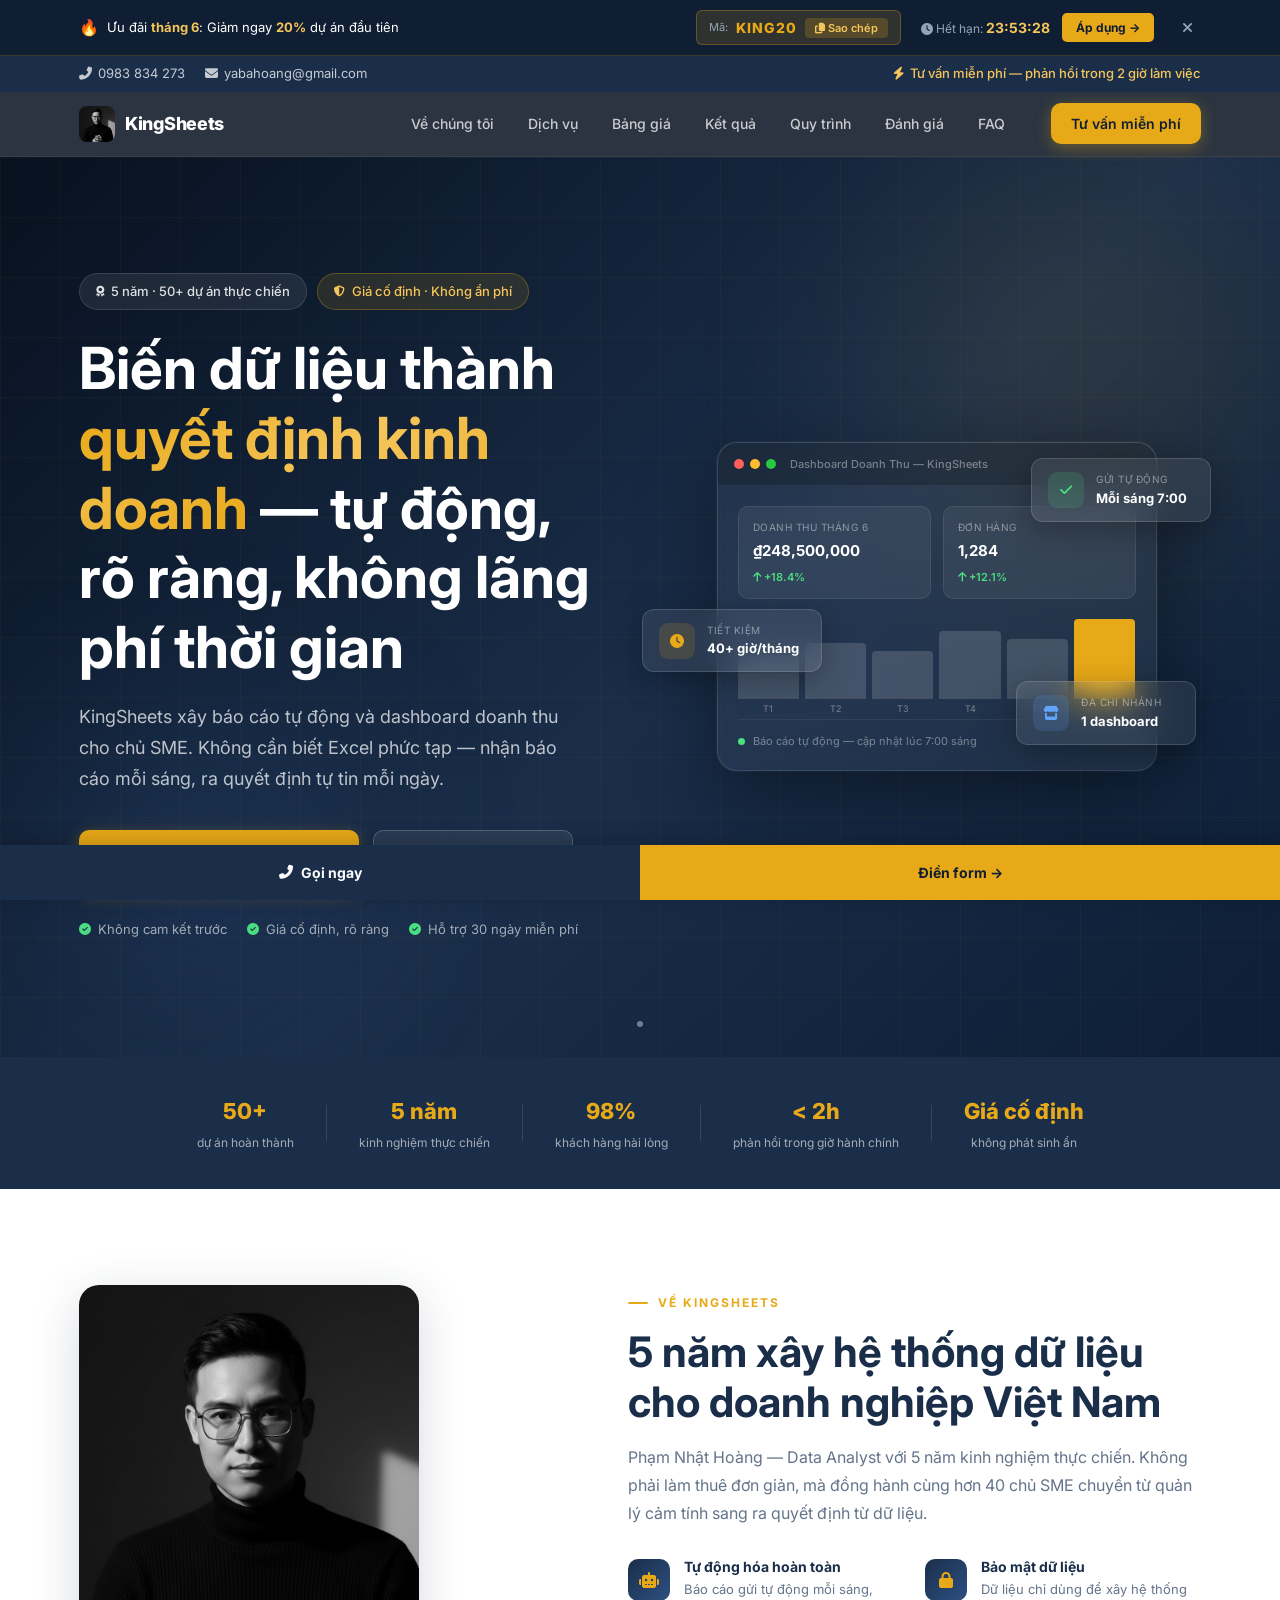
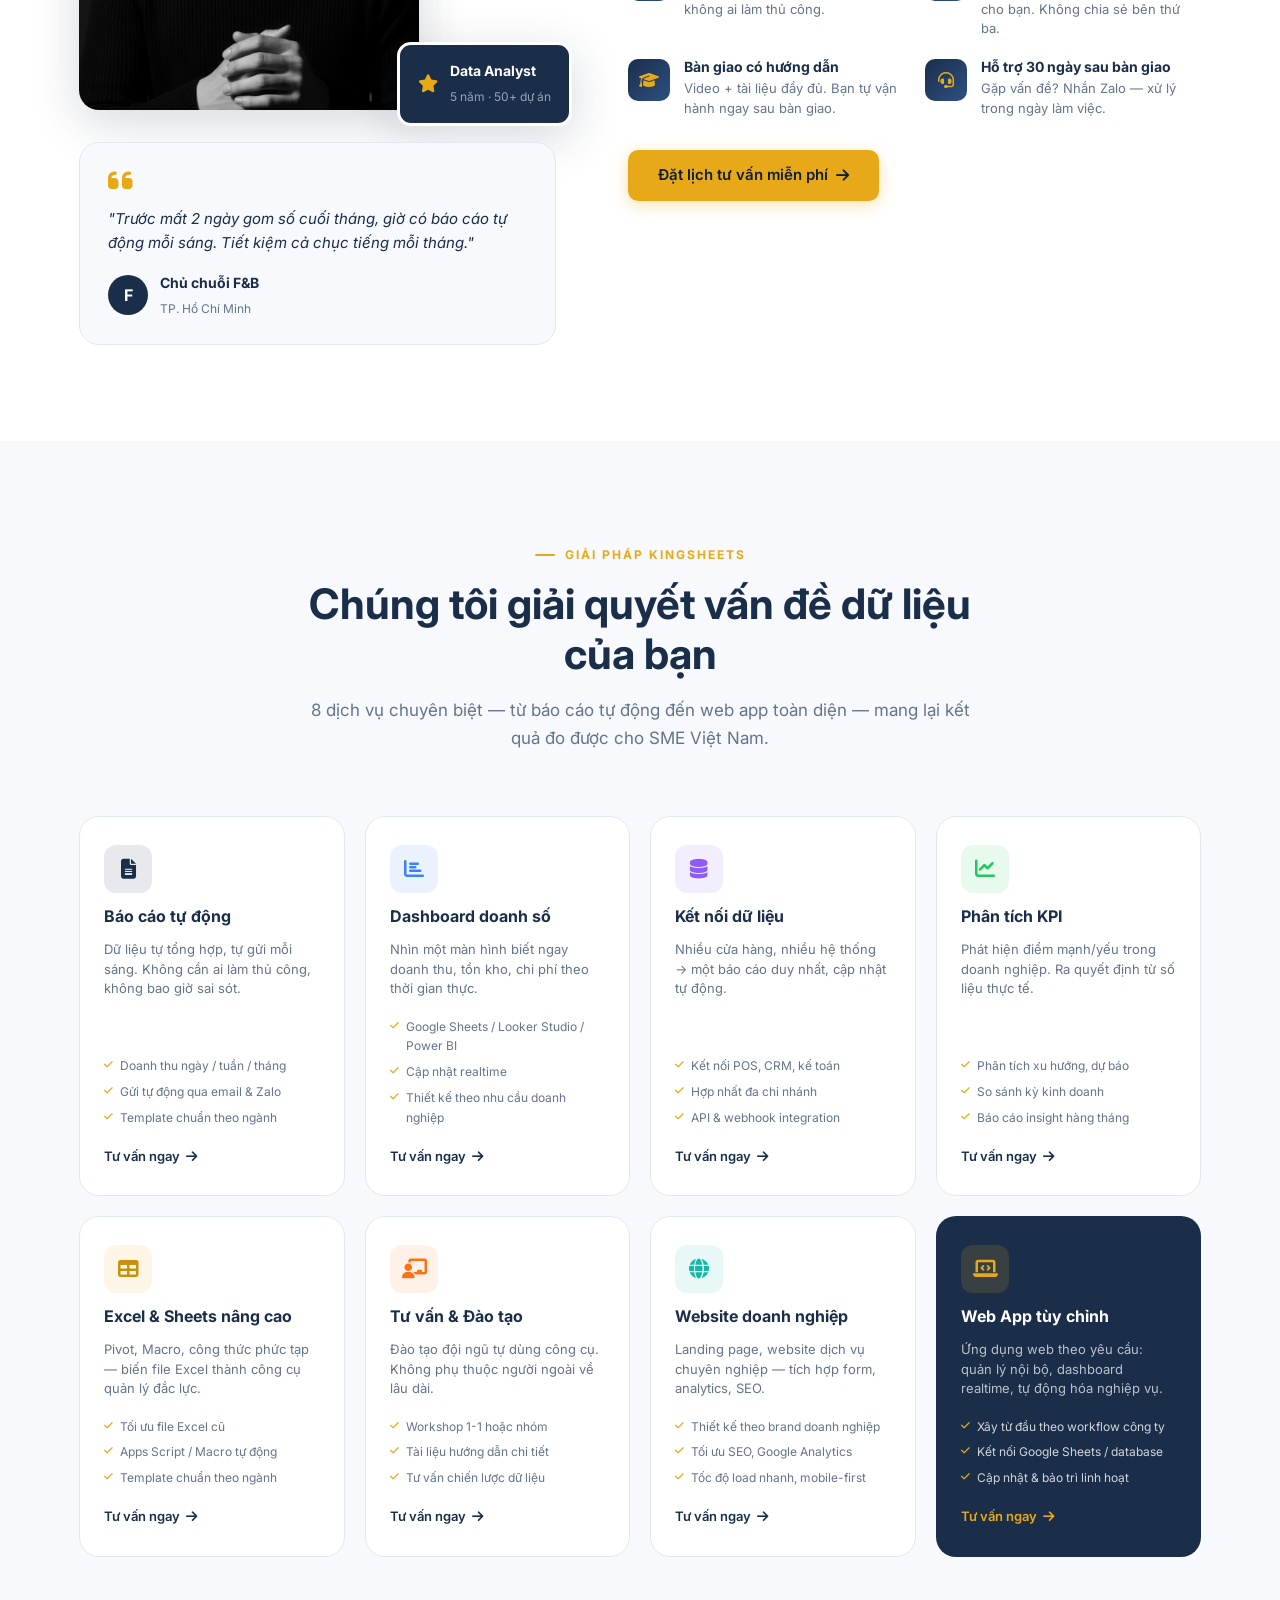
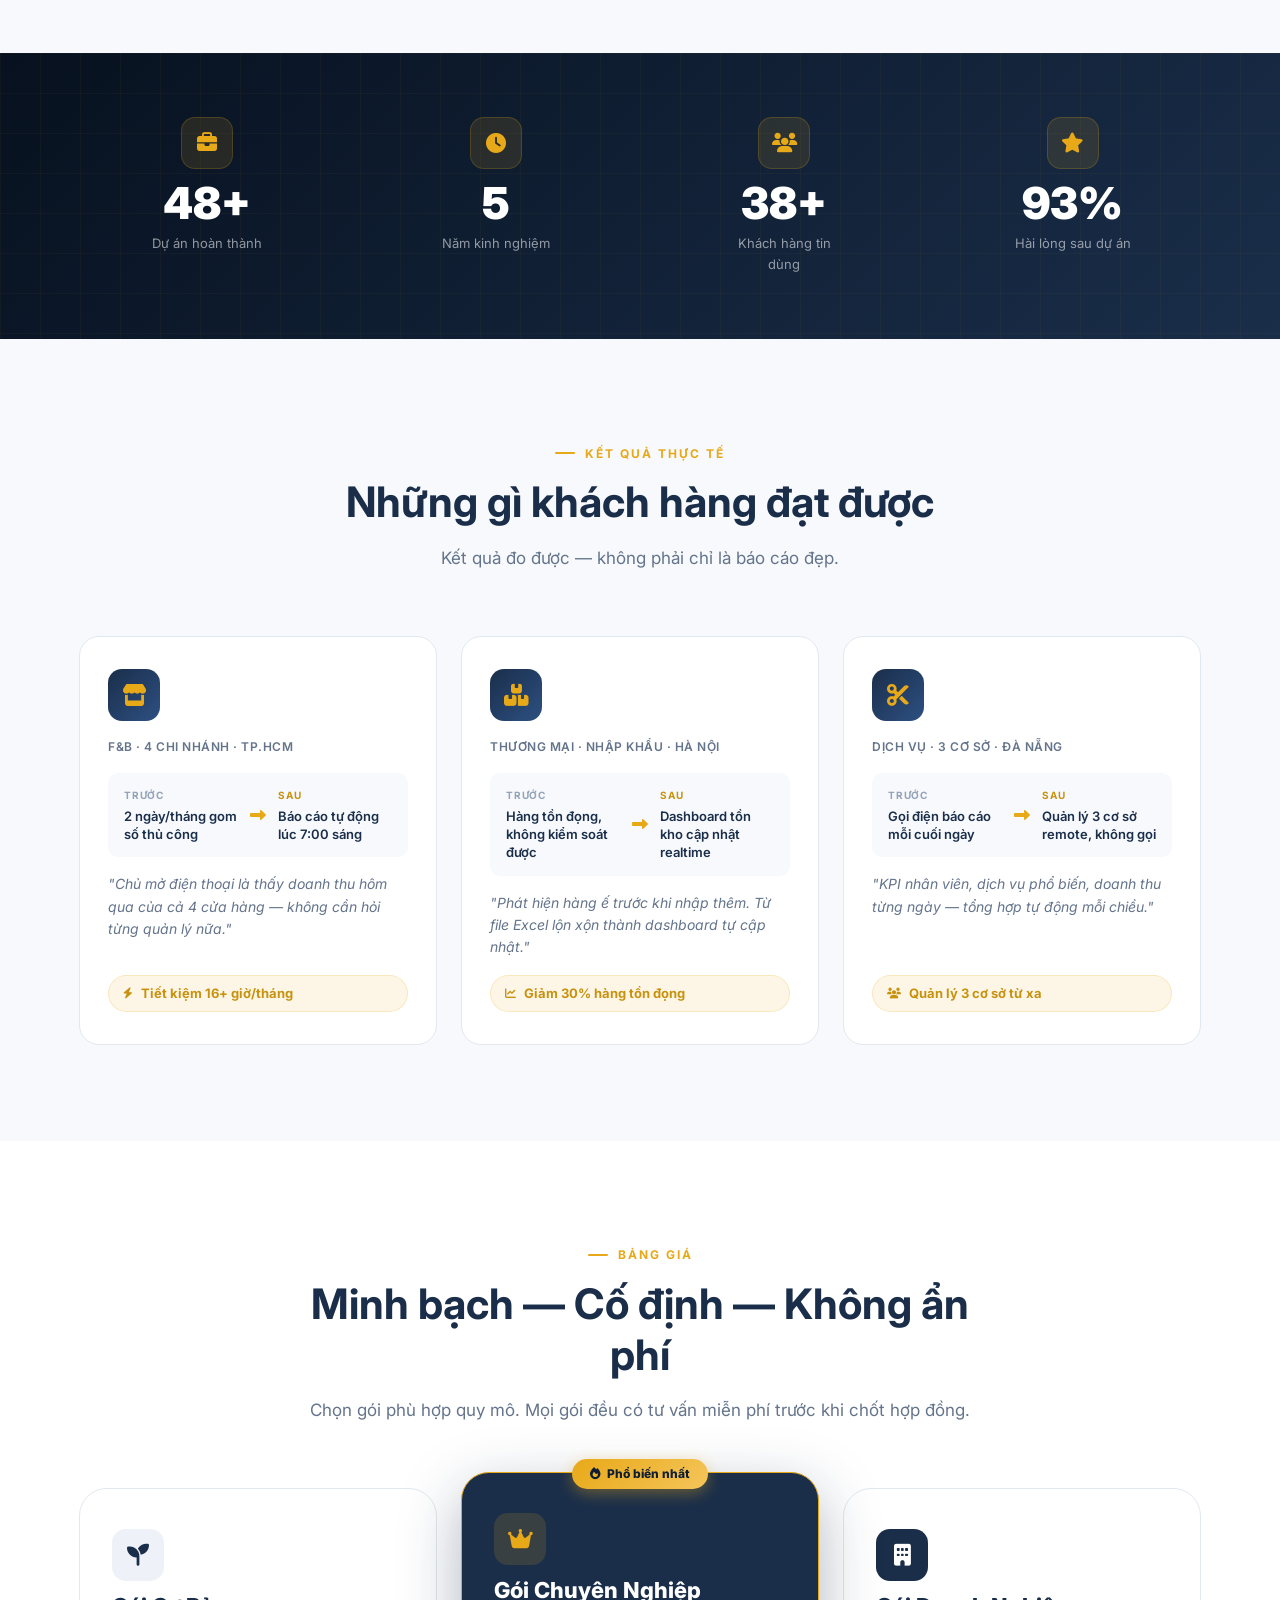
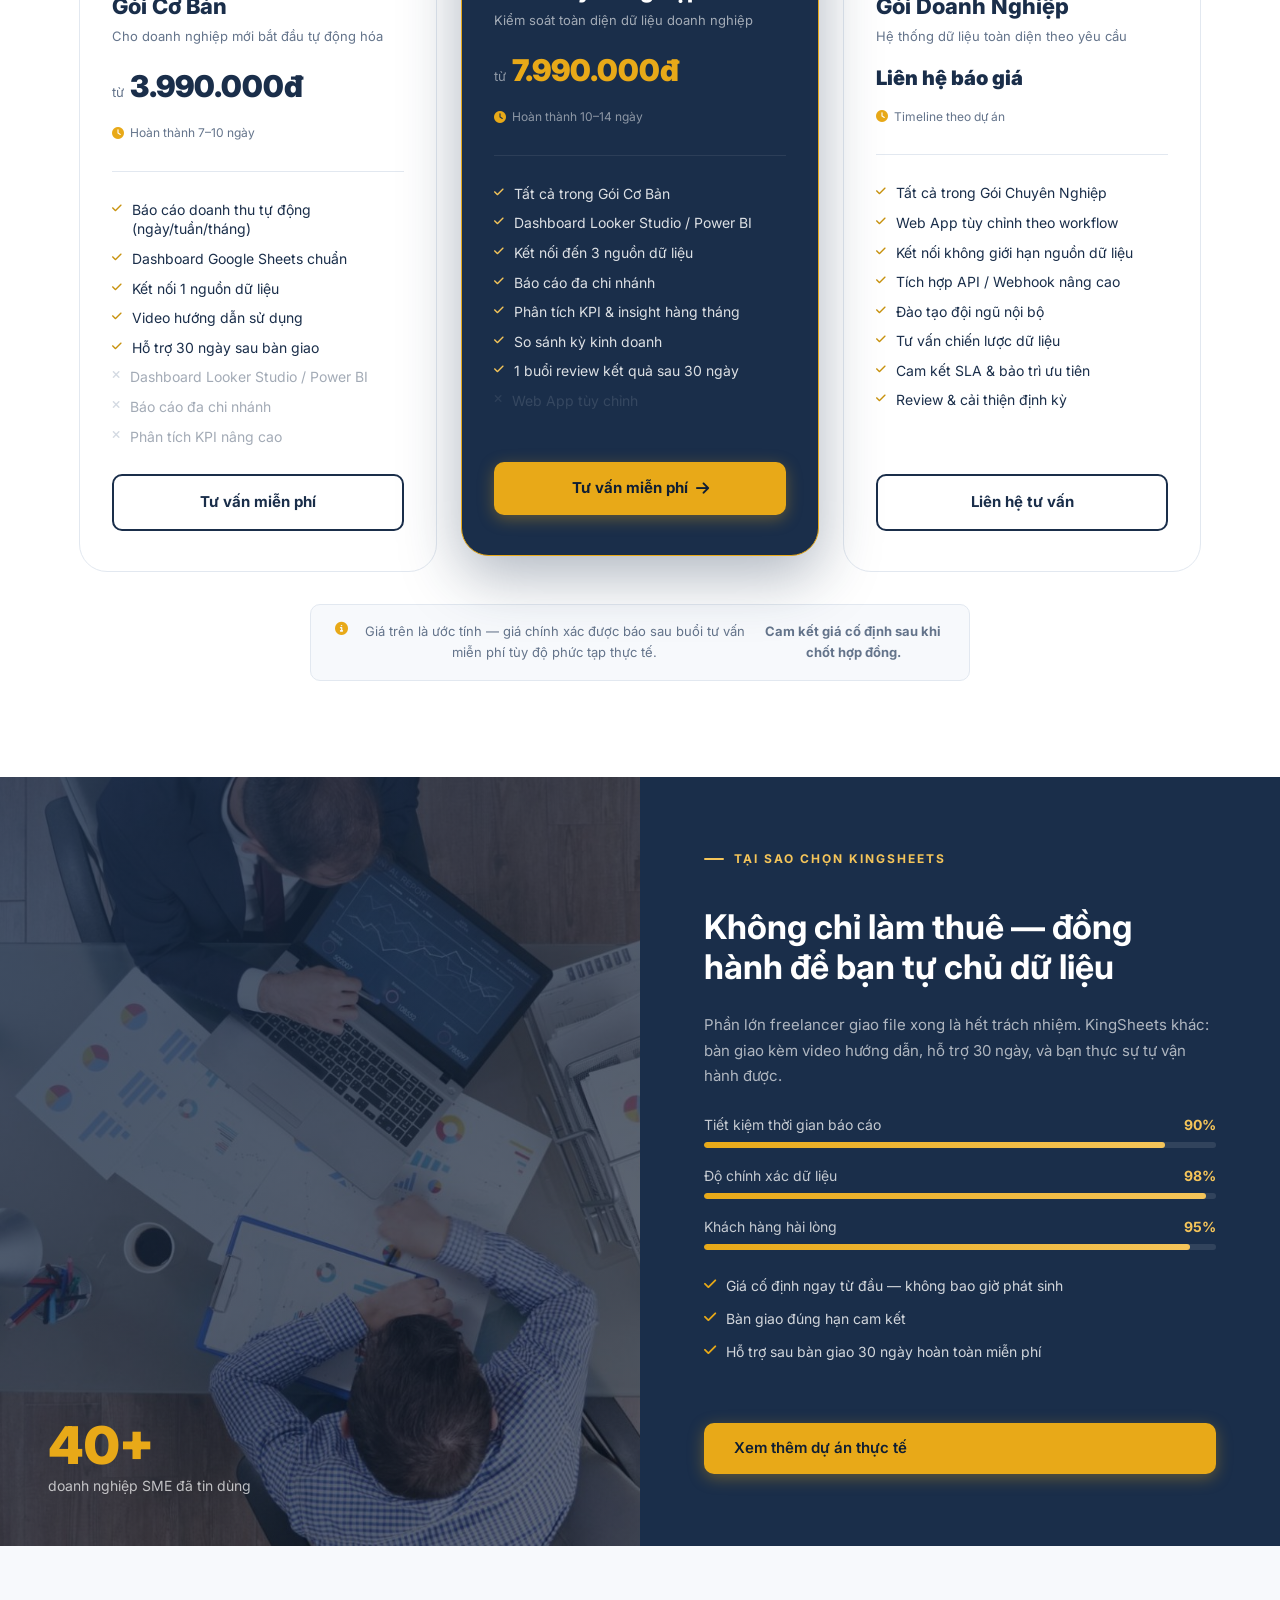
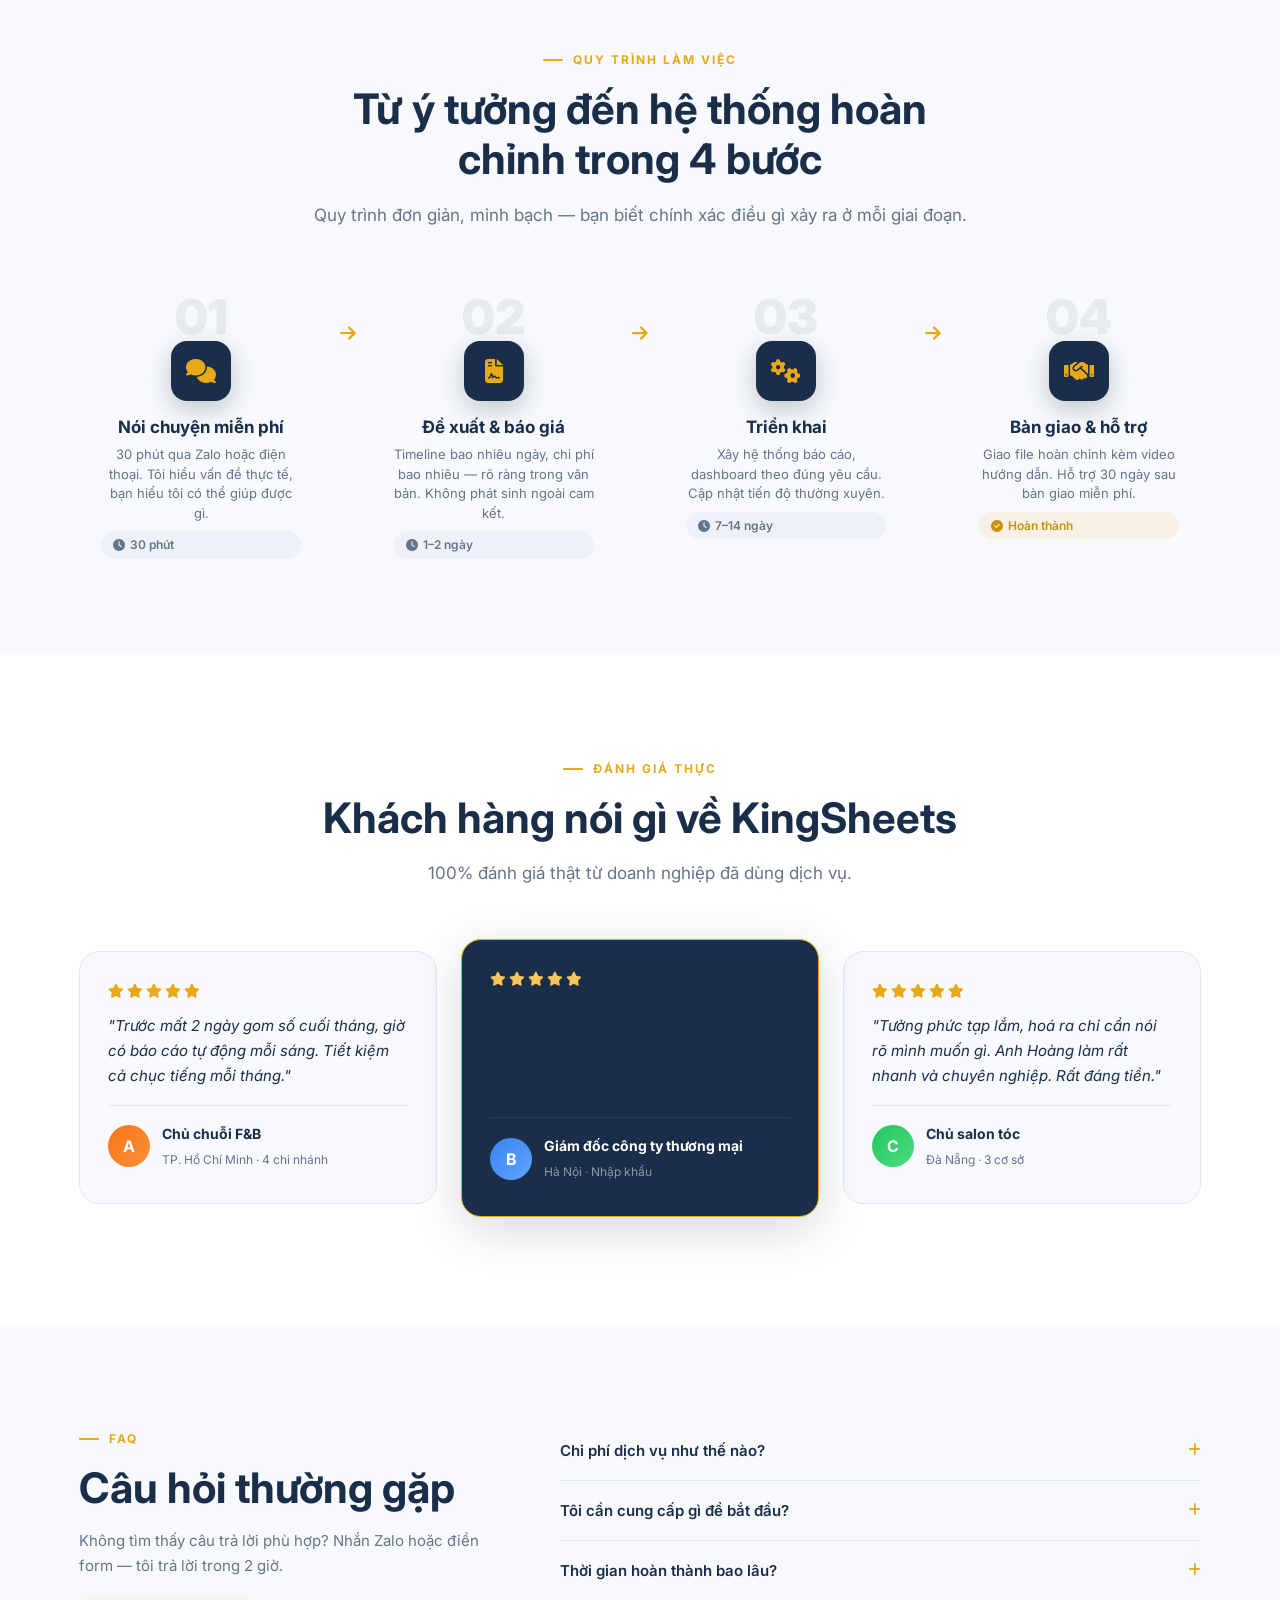
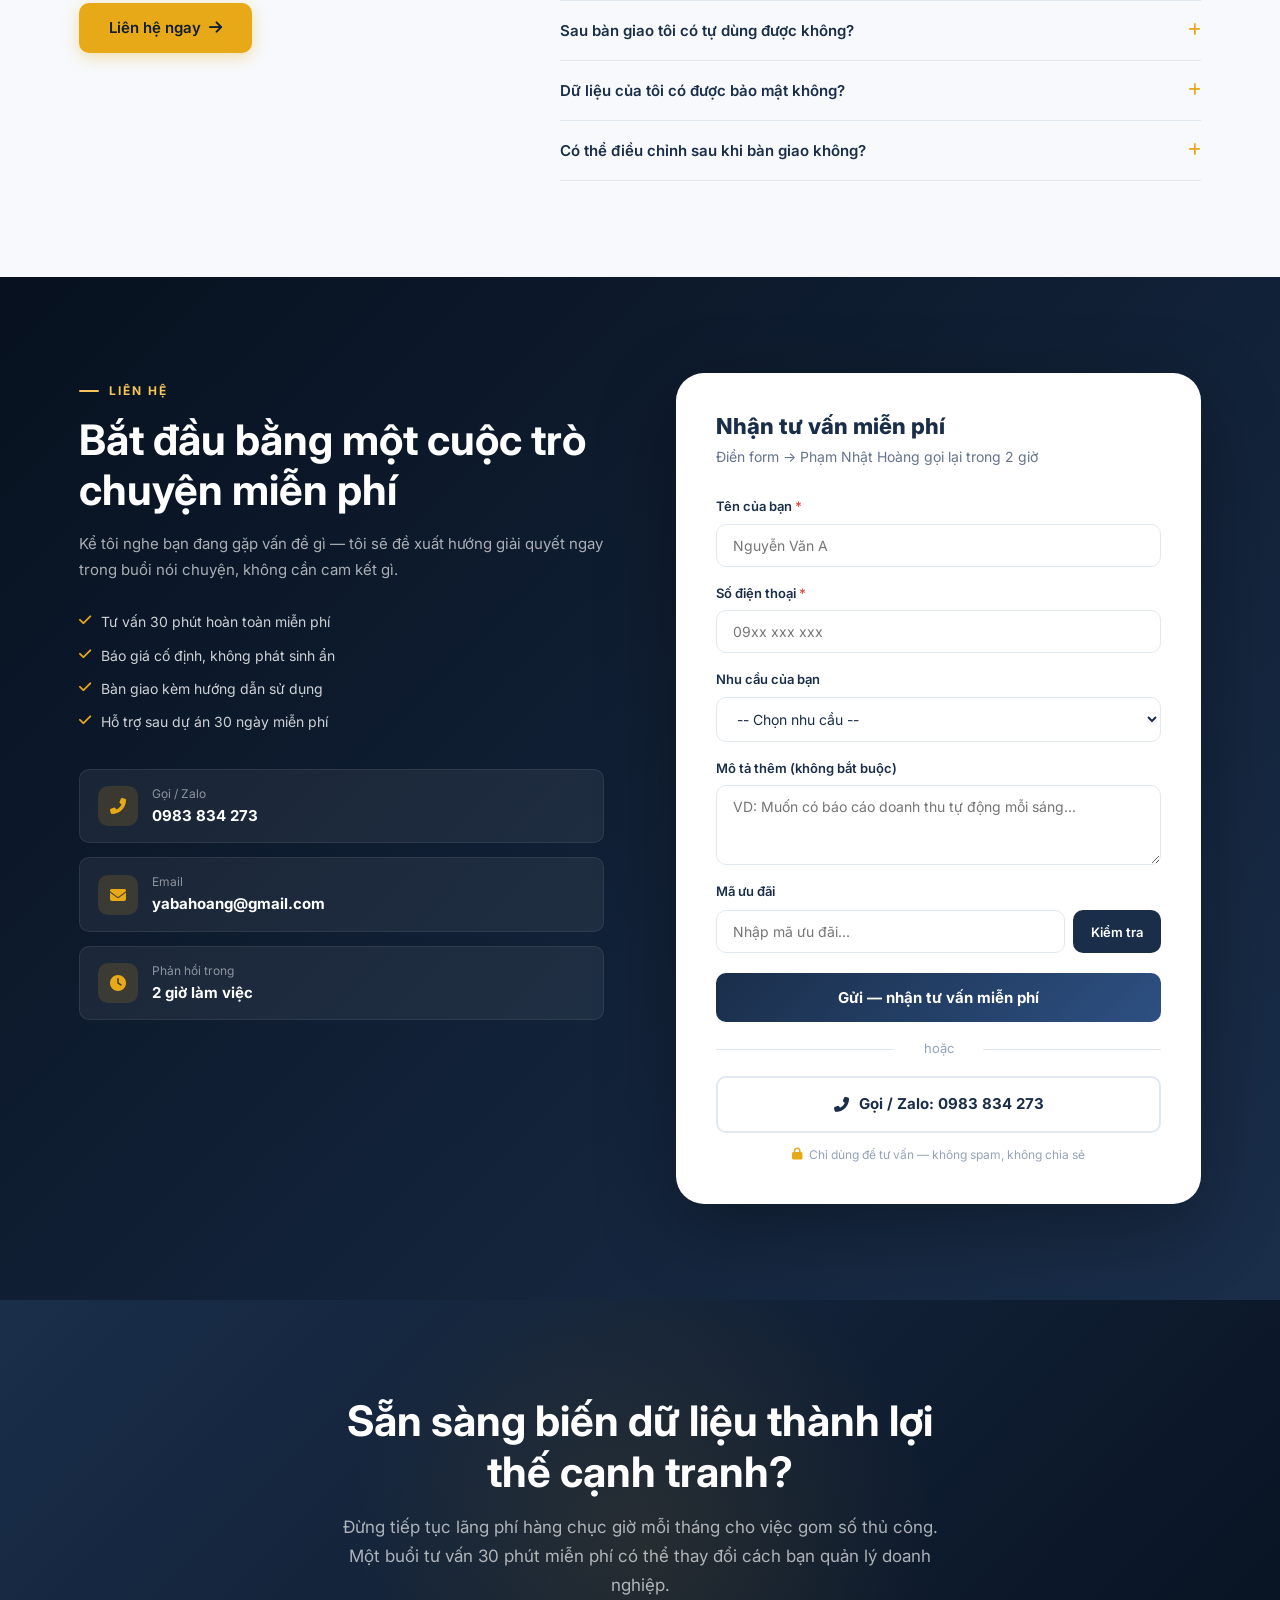
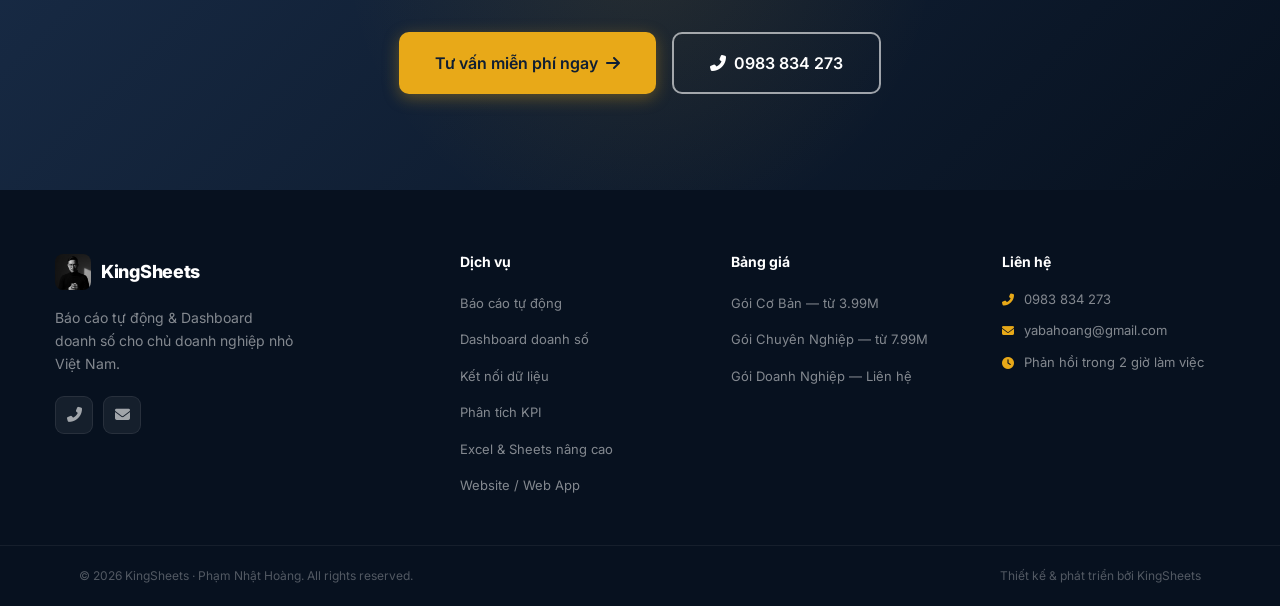
<file: index.html>
<!doctype html>
<html lang="vi">
<head>
  <meta charset="utf-8" />
  <meta name="viewport" content="width=device-width, initial-scale=1, maximum-scale=1" />
  <title>KingSheets — Tự động hóa báo cáo & Dashboard cho SME Việt Nam</title>
  <meta name="description" content="KingSheets giúp chủ doanh nghiệp nhỏ có báo cáo tự động, dashboard doanh số rõ ràng. 5 năm · 50+ dự án · Tư vấn miễn phí 30 phút." />
  <link rel="preconnect" href="https://fonts.gstatic.com" crossorigin>
  <link href="https://fonts.googleapis.com/css2?family=Inter:wght@400;500;600;700;800;900&display=swap" rel="stylesheet">
  <link rel="stylesheet" href="https://cdnjs.cloudflare.com/ajax/libs/font-awesome/6.4.0/css/all.min.css">
  <link rel="stylesheet" href="styles.css" />
  <link rel="canonical" href="https://yabahoang3007.github.io/kingsheets/" />
  <link rel="icon" href="data:image/svg+xml,<svg xmlns='http://www.w3.org/2000/svg' viewBox='0 0 32 32'><rect width='32' height='32' rx='7' fill='%231a2e4a'/><text x='16' y='23' font-family='Inter,system-ui,sans-serif' font-size='20' font-weight='800' fill='%23e8a918' text-anchor='middle'>K</text></svg>">
  <link rel="apple-touch-icon" href="avt.jpg">
  <meta property="og:title" content="KingSheets — Tự động hóa báo cáo & Dashboard cho SME" />
  <meta property="og:description" content="Phạm Nhật Hoàng · 5 năm · 50+ dự án. Tư vấn miễn phí — gọi lại trong 2 giờ." />
  <meta property="og:image" content="https://yabahoang3007.github.io/kingsheets/avt.jpg" />
  <meta property="og:url" content="https://yabahoang3007.github.io/kingsheets/" />
  <meta property="og:type" content="website" />
  <script type="application/ld+json">
  {"@context":"https://schema.org","@type":"Person","name":"Phạm Nhật Hoàng","jobTitle":"Data Analyst","telephone":"+84983834273","url":"https://yabahoang3007.github.io/kingsheets/"}
  </script>
  <script async src="https://www.googletagmanager.com/gtag/js?id=G-P6K5DEFNM3"></script>
  <script>
    window.dataLayer = window.dataLayer || [];
    function gtag(){dataLayer.push(arguments);}
    gtag('js', new Date());
    gtag('config', 'G-P6K5DEFNM3');
  </script>
</head>
<body>

<!-- ===== PROMO BANNER ===== -->
<div class="promo-banner" id="promo-banner">
  <div class="container promo-inner">
    <div class="promo-left">
      <span class="promo-fire">🔥</span>
      <span class="promo-msg">Ưu đãi <strong>tháng 6</strong>: Giảm ngay <strong>20%</strong> dự án đầu tiên</span>
    </div>
    <div class="promo-mid">
      <div class="promo-code-box">
        <span class="promo-code-label">Mã:</span>
        <span class="promo-code-value" id="promo-code-text">KING20</span>
        <button class="promo-copy-btn" id="promo-copy-btn" title="Sao chép mã">
          <i class="fas fa-copy"></i><span id="promo-copy-label"> Sao chép</span>
        </button>
      </div>
    </div>
    <div class="promo-right">
      <span class="promo-timer-wrap"><i class="fas fa-clock"></i> Hết hạn: <strong id="promo-timer">--:--:--</strong></span>
      <a href="#contact" class="promo-apply-btn" id="promo-apply-btn">Áp dụng →</a>
    </div>
    <button class="promo-dismiss-btn" id="promo-dismiss-btn" aria-label="Đóng"><i class="fas fa-times"></i></button>
  </div>
</div>

<!-- ===== TOP BAR ===== -->
<div class="topbar">
  <div class="container topbar-inner">
    <div class="topbar-left">
      <a href="tel:0983834273" class="topbar-link"><i class="fas fa-phone-alt"></i> 0983 834 273</a>
      <a href="mailto:yabahoang@gmail.com" class="topbar-link"><i class="fas fa-envelope"></i> yabahoang@gmail.com</a>
    </div>
    <div class="topbar-right">
      <span class="topbar-promo"><i class="fas fa-bolt"></i> Tư vấn miễn phí — phản hồi trong 2 giờ làm việc</span>
    </div>
  </div>
</div>

<!-- ===== HEADER ===== -->
<header class="site-header" id="site-header">
  <div class="container header-inner">
    <a class="brand" href="#top" aria-label="KingSheets">
      <img src="avt.jpg" alt="KingSheets" class="brand-logo">
      <span class="brand-name">KingSheets</span>
    </a>
    <nav class="main-nav" id="main-nav">
      <ul>
        <li><a href="#about">Về chúng tôi</a></li>
        <li><a href="#services">Dịch vụ</a></li>
        <li><a href="#pricing">Bảng giá</a></li>
        <li><a href="#cases">Kết quả</a></li>
        <li><a href="#process">Quy trình</a></li>
        <li><a href="#reviews">Đánh giá</a></li>
        <li><a href="#faq">FAQ</a></li>
      </ul>
    </nav>
    <a href="#contact" class="btn btn-gold btn-sm nav-cta">Tư vấn miễn phí</a>
    <button class="hamburger" id="hamburger" aria-label="Mở menu" aria-expanded="false">
      <span></span><span></span><span></span>
    </button>
  </div>
</header>

<main>

<!-- ===== HERO ===== -->
<section class="hero-section" id="top">
  <div class="hero-bg-grid"></div>
  <div class="hero-bg-glow hero-bg-glow--1"></div>
  <div class="hero-bg-glow hero-bg-glow--2"></div>

  <div class="container hero-inner">
    <div class="hero-content">
      <div class="hero-badge-row">
        <span class="hero-badge"><i class="fas fa-award"></i> 5 năm · 50+ dự án thực chiến</span>
        <span class="hero-badge hero-badge--gold"><i class="fas fa-shield-alt"></i> Giá cố định · Không ẩn phí</span>
      </div>
      <h1>Biến dữ liệu thành <span class="text-grad">quyết định kinh doanh</span> — tự động, rõ ràng, không lãng phí thời gian</h1>
      <p class="hero-desc">KingSheets xây báo cáo tự động và dashboard doanh thu cho chủ SME. Không cần biết Excel phức tạp — nhận báo cáo mỗi sáng, ra quyết định tự tin mỗi ngày.</p>
      <div class="hero-ctas">
        <a href="#contact" class="btn btn-gold btn-lg">
          <i class="fas fa-calendar-check"></i> Tư vấn miễn phí 30 phút
        </a>
        <a href="#pricing" class="btn btn-ghost btn-lg">
          Xem bảng giá <i class="fas fa-arrow-right"></i>
        </a>
      </div>
      <div class="hero-trust">
        <div class="hero-trust-item"><i class="fas fa-check-circle"></i> Không cam kết trước</div>
        <div class="hero-trust-item"><i class="fas fa-check-circle"></i> Giá cố định, rõ ràng</div>
        <div class="hero-trust-item"><i class="fas fa-check-circle"></i> Hỗ trợ 30 ngày miễn phí</div>
      </div>
    </div>

    <div class="hero-visual">
      <div class="hero-mockup">
        <div class="mockup-header">
          <span class="mockup-dot red"></span>
          <span class="mockup-dot yellow"></span>
          <span class="mockup-dot green"></span>
          <span class="mockup-title">Dashboard Doanh Thu — KingSheets</span>
        </div>
        <div class="mockup-body">
          <div class="mockup-row">
            <div class="mockup-kpi">
              <span class="mkpi-label">Doanh thu tháng 6</span>
              <span class="mkpi-value">₫248,500,000</span>
              <span class="mkpi-change up"><i class="fas fa-arrow-up"></i> +18.4%</span>
            </div>
            <div class="mockup-kpi">
              <span class="mkpi-label">Đơn hàng</span>
              <span class="mkpi-value">1,284</span>
              <span class="mkpi-change up"><i class="fas fa-arrow-up"></i> +12.1%</span>
            </div>
          </div>
          <div class="mockup-chart">
            <div class="chart-bars">
              <div class="chart-bar" style="--h:55%"><span>T1</span></div>
              <div class="chart-bar" style="--h:70%"><span>T2</span></div>
              <div class="chart-bar" style="--h:60%"><span>T3</span></div>
              <div class="chart-bar" style="--h:85%"><span>T4</span></div>
              <div class="chart-bar" style="--h:75%"><span>T5</span></div>
              <div class="chart-bar active" style="--h:100%"><span>T6</span></div>
            </div>
          </div>
          <div class="mockup-footer">
            <span class="status-dot"></span>
            Báo cáo tự động — cập nhật lúc 7:00 sáng
          </div>
        </div>
      </div>

      <div class="float-card fc-1">
        <div class="fc-icon-wrap fc-icon--green"><i class="fas fa-check"></i></div>
        <div class="fc-content">
          <span class="fc-label">Gửi tự động</span>
          <span class="fc-value">Mỗi sáng 7:00</span>
        </div>
      </div>
      <div class="float-card fc-2">
        <div class="fc-icon-wrap fc-icon--gold"><i class="fas fa-clock"></i></div>
        <div class="fc-content">
          <span class="fc-label">Tiết kiệm</span>
          <span class="fc-value">40+ giờ/tháng</span>
        </div>
      </div>
      <div class="float-card fc-3">
        <div class="fc-icon-wrap fc-icon--blue"><i class="fas fa-store"></i></div>
        <div class="fc-content">
          <span class="fc-label">Đa chi nhánh</span>
          <span class="fc-value">1 dashboard</span>
        </div>
      </div>
    </div>
  </div>

  <div class="hero-scroll-hint">
    <div class="scroll-dot"></div>
  </div>
</section>

<!-- ===== TRUST STRIP ===== -->
<section class="trust-strip">
  <div class="container trust-grid">
    <div class="trust-item"><strong>50+</strong><span>dự án hoàn thành</span></div>
    <div class="trust-divider"></div>
    <div class="trust-item"><strong>5 năm</strong><span>kinh nghiệm thực chiến</span></div>
    <div class="trust-divider"></div>
    <div class="trust-item"><strong>98%</strong><span>khách hàng hài lòng</span></div>
    <div class="trust-divider"></div>
    <div class="trust-item"><strong>&lt; 2h</strong><span>phản hồi trong giờ hành chính</span></div>
    <div class="trust-divider"></div>
    <div class="trust-item"><strong>Giá cố định</strong><span>không phát sinh ẩn</span></div>
  </div>
</section>

<!-- ===== ABOUT ===== -->
<section class="about-section reveal" id="about">
  <div class="container about-inner">
    <div class="about-left">
      <div class="about-img-wrap">
        <img src="avt.jpg" alt="Phạm Nhật Hoàng — KingSheets" class="about-img">
        <div class="about-badge">
          <i class="fas fa-star"></i>
          <div>
            <strong>Data Analyst</strong>
            <span>5 năm · 50+ dự án</span>
          </div>
        </div>
      </div>
      <div class="about-testi-card">
        <i class="fas fa-quote-left about-quote-icon"></i>
        <p>"Trước mất 2 ngày gom số cuối tháng, giờ có báo cáo tự động mỗi sáng. Tiết kiệm cả chục tiếng mỗi tháng."</p>
        <div class="about-testi-author">
          <div class="atesti-avatar">F</div>
          <div>
            <strong>Chủ chuỗi F&amp;B</strong>
            <span>TP. Hồ Chí Minh</span>
          </div>
        </div>
      </div>
    </div>

    <div class="about-right">
      <div class="section-subtitle">Về KingSheets</div>
      <h2>5 năm xây hệ thống dữ liệu cho doanh nghiệp Việt Nam</h2>
      <p class="about-desc">Phạm Nhật Hoàng — Data Analyst với 5 năm kinh nghiệm thực chiến. Không phải làm thuê đơn giản, mà đồng hành cùng hơn 40 chủ SME chuyển từ quản lý cảm tính sang ra quyết định từ dữ liệu.</p>
      <div class="about-grid">
        <div class="about-feat">
          <div class="about-feat-icon"><i class="fas fa-robot"></i></div>
          <div>
            <h4>Tự động hóa hoàn toàn</h4>
            <p>Báo cáo gửi tự động mỗi sáng, không ai làm thủ công.</p>
          </div>
        </div>
        <div class="about-feat">
          <div class="about-feat-icon"><i class="fas fa-lock"></i></div>
          <div>
            <h4>Bảo mật dữ liệu</h4>
            <p>Dữ liệu chỉ dùng để xây hệ thống cho bạn. Không chia sẻ bên thứ ba.</p>
          </div>
        </div>
        <div class="about-feat">
          <div class="about-feat-icon"><i class="fas fa-graduation-cap"></i></div>
          <div>
            <h4>Bàn giao có hướng dẫn</h4>
            <p>Video + tài liệu đầy đủ. Bạn tự vận hành ngay sau bàn giao.</p>
          </div>
        </div>
        <div class="about-feat">
          <div class="about-feat-icon"><i class="fas fa-headset"></i></div>
          <div>
            <h4>Hỗ trợ 30 ngày sau bàn giao</h4>
            <p>Gặp vấn đề? Nhắn Zalo — xử lý trong ngày làm việc.</p>
          </div>
        </div>
      </div>
      <a href="#contact" class="btn btn-gold">Đặt lịch tư vấn miễn phí <i class="fas fa-arrow-right"></i></a>
    </div>
  </div>
</section>

<!-- ===== SERVICES ===== -->
<section class="services-section reveal" id="services">
  <div class="container">
    <div class="section-center-header">
      <div class="section-subtitle">Giải pháp KingSheets</div>
      <h2>Chúng tôi giải quyết vấn đề dữ liệu của bạn</h2>
      <p>8 dịch vụ chuyên biệt — từ báo cáo tự động đến web app toàn diện — mang lại kết quả đo được cho SME Việt Nam.</p>
    </div>

    <div class="services-grid-v2 reveal-stagger">
      <div class="service-card-v2">
        <div class="sc2-icon-wrap sc2-wrap--navy"><i class="fas fa-file-alt"></i></div>
        <h3>Báo cáo tự động</h3>
        <p>Dữ liệu tự tổng hợp, tự gửi mỗi sáng. Không cần ai làm thủ công, không bao giờ sai sót.</p>
        <ul class="sc2-features">
          <li><i class="fas fa-check"></i> Doanh thu ngày / tuần / tháng</li>
          <li><i class="fas fa-check"></i> Gửi tự động qua email &amp; Zalo</li>
          <li><i class="fas fa-check"></i> Template chuẩn theo ngành</li>
        </ul>
        <a href="#contact" class="sc2-cta">Tư vấn ngay <i class="fas fa-arrow-right"></i></a>
      </div>

      <div class="service-card-v2">
        <div class="sc2-icon-wrap sc2-wrap--blue"><i class="fas fa-chart-bar"></i></div>
        <h3>Dashboard doanh số</h3>
        <p>Nhìn một màn hình biết ngay doanh thu, tồn kho, chi phí theo thời gian thực.</p>
        <ul class="sc2-features">
          <li><i class="fas fa-check"></i> Google Sheets / Looker Studio / Power BI</li>
          <li><i class="fas fa-check"></i> Cập nhật realtime</li>
          <li><i class="fas fa-check"></i> Thiết kế theo nhu cầu doanh nghiệp</li>
        </ul>
        <a href="#contact" class="sc2-cta">Tư vấn ngay <i class="fas fa-arrow-right"></i></a>
      </div>

      <div class="service-card-v2">
        <div class="sc2-icon-wrap sc2-wrap--purple"><i class="fas fa-database"></i></div>
        <h3>Kết nối dữ liệu</h3>
        <p>Nhiều cửa hàng, nhiều hệ thống → một báo cáo duy nhất, cập nhật tự động.</p>
        <ul class="sc2-features">
          <li><i class="fas fa-check"></i> Kết nối POS, CRM, kế toán</li>
          <li><i class="fas fa-check"></i> Hợp nhất đa chi nhánh</li>
          <li><i class="fas fa-check"></i> API &amp; webhook integration</li>
        </ul>
        <a href="#contact" class="sc2-cta">Tư vấn ngay <i class="fas fa-arrow-right"></i></a>
      </div>

      <div class="service-card-v2">
        <div class="sc2-icon-wrap sc2-wrap--green"><i class="fas fa-chart-line"></i></div>
        <h3>Phân tích KPI</h3>
        <p>Phát hiện điểm mạnh/yếu trong doanh nghiệp. Ra quyết định từ số liệu thực tế.</p>
        <ul class="sc2-features">
          <li><i class="fas fa-check"></i> Phân tích xu hướng, dự báo</li>
          <li><i class="fas fa-check"></i> So sánh kỳ kinh doanh</li>
          <li><i class="fas fa-check"></i> Báo cáo insight hàng tháng</li>
        </ul>
        <a href="#contact" class="sc2-cta">Tư vấn ngay <i class="fas fa-arrow-right"></i></a>
      </div>

      <div class="service-card-v2">
        <div class="sc2-icon-wrap sc2-wrap--gold"><i class="fas fa-table"></i></div>
        <h3>Excel &amp; Sheets nâng cao</h3>
        <p>Pivot, Macro, công thức phức tạp — biến file Excel thành công cụ quản lý đắc lực.</p>
        <ul class="sc2-features">
          <li><i class="fas fa-check"></i> Tối ưu file Excel cũ</li>
          <li><i class="fas fa-check"></i> Apps Script / Macro tự động</li>
          <li><i class="fas fa-check"></i> Template chuẩn theo ngành</li>
        </ul>
        <a href="#contact" class="sc2-cta">Tư vấn ngay <i class="fas fa-arrow-right"></i></a>
      </div>

      <div class="service-card-v2">
        <div class="sc2-icon-wrap sc2-wrap--orange"><i class="fas fa-chalkboard-teacher"></i></div>
        <h3>Tư vấn &amp; Đào tạo</h3>
        <p>Đào tạo đội ngũ tự dùng công cụ. Không phụ thuộc người ngoài về lâu dài.</p>
        <ul class="sc2-features">
          <li><i class="fas fa-check"></i> Workshop 1-1 hoặc nhóm</li>
          <li><i class="fas fa-check"></i> Tài liệu hướng dẫn chi tiết</li>
          <li><i class="fas fa-check"></i> Tư vấn chiến lược dữ liệu</li>
        </ul>
        <a href="#contact" class="sc2-cta">Tư vấn ngay <i class="fas fa-arrow-right"></i></a>
      </div>

      <div class="service-card-v2">
        <div class="sc2-icon-wrap sc2-wrap--teal"><i class="fas fa-globe"></i></div>
        <h3>Website doanh nghiệp</h3>
        <p>Landing page, website dịch vụ chuyên nghiệp — tích hợp form, analytics, SEO.</p>
        <ul class="sc2-features">
          <li><i class="fas fa-check"></i> Thiết kế theo brand doanh nghiệp</li>
          <li><i class="fas fa-check"></i> Tối ưu SEO, Google Analytics</li>
          <li><i class="fas fa-check"></i> Tốc độ load nhanh, mobile-first</li>
        </ul>
        <a href="#contact" class="sc2-cta">Tư vấn ngay <i class="fas fa-arrow-right"></i></a>
      </div>

      <div class="service-card-v2 sc2-featured">
        <div class="sc2-icon-wrap sc2-wrap--dark"><i class="fas fa-laptop-code"></i></div>
        <h3>Web App tùy chỉnh</h3>
        <p>Ứng dụng web theo yêu cầu: quản lý nội bộ, dashboard realtime, tự động hóa nghiệp vụ.</p>
        <ul class="sc2-features">
          <li><i class="fas fa-check"></i> Xây từ đầu theo workflow công ty</li>
          <li><i class="fas fa-check"></i> Kết nối Google Sheets / database</li>
          <li><i class="fas fa-check"></i> Cập nhật &amp; bảo trì linh hoạt</li>
        </ul>
        <a href="#contact" class="sc2-cta">Tư vấn ngay <i class="fas fa-arrow-right"></i></a>
      </div>
    </div>
  </div>
</section>

<!-- ===== STATS BAND ===== -->
<section class="stats-section">
  <div class="container stats-grid">
    <div class="stat-item">
      <div class="stat-icon"><i class="fas fa-briefcase"></i></div>
      <div class="stat-number"><span class="counter" data-target="50">0</span>+</div>
      <div class="stat-label">Dự án hoàn thành</div>
    </div>
    <div class="stat-item">
      <div class="stat-icon"><i class="fas fa-clock"></i></div>
      <div class="stat-number"><span class="counter" data-target="5">0</span></div>
      <div class="stat-label">Năm kinh nghiệm</div>
    </div>
    <div class="stat-item">
      <div class="stat-icon"><i class="fas fa-users"></i></div>
      <div class="stat-number"><span class="counter" data-target="40">0</span>+</div>
      <div class="stat-label">Khách hàng tin dùng</div>
    </div>
    <div class="stat-item">
      <div class="stat-icon"><i class="fas fa-star"></i></div>
      <div class="stat-number"><span class="counter" data-target="98">0</span>%</div>
      <div class="stat-label">Hài lòng sau dự án</div>
    </div>
  </div>
</section>

<!-- ===== CASES ===== -->
<section class="cases-section reveal" id="cases">
  <div class="container">
    <div class="section-center-header">
      <div class="section-subtitle">Kết quả thực tế</div>
      <h2>Những gì khách hàng đạt được</h2>
      <p>Kết quả đo được — không phải chỉ là báo cáo đẹp.</p>
    </div>
    <div class="cases-grid-v2">
      <div class="case-card-v2">
        <div class="case-icon-wrap"><i class="fas fa-store"></i></div>
        <div class="case-tag-v2">F&amp;B · 4 chi nhánh · TP.HCM</div>
        <div class="case-ba">
          <div class="case-before">
            <span class="ba-label">Trước</span>
            <span class="ba-val">2 ngày/tháng gom số thủ công</span>
          </div>
          <div class="case-arrow"><i class="fas fa-long-arrow-alt-right"></i></div>
          <div class="case-after">
            <span class="ba-label after">Sau</span>
            <span class="ba-val">Báo cáo tự động lúc 7:00 sáng</span>
          </div>
        </div>
        <p>"Chủ mở điện thoại là thấy doanh thu hôm qua của cả 4 cửa hàng — không cần hỏi từng quản lý nữa."</p>
        <div class="case-metric-v2"><i class="fas fa-bolt"></i> Tiết kiệm 16+ giờ/tháng</div>
      </div>

      <div class="case-card-v2">
        <div class="case-icon-wrap"><i class="fas fa-boxes"></i></div>
        <div class="case-tag-v2">Thương mại · Nhập khẩu · Hà Nội</div>
        <div class="case-ba">
          <div class="case-before">
            <span class="ba-label">Trước</span>
            <span class="ba-val">Hàng tồn đọng, không kiểm soát được</span>
          </div>
          <div class="case-arrow"><i class="fas fa-long-arrow-alt-right"></i></div>
          <div class="case-after">
            <span class="ba-label after">Sau</span>
            <span class="ba-val">Dashboard tồn kho cập nhật realtime</span>
          </div>
        </div>
        <p>"Phát hiện hàng ế trước khi nhập thêm. Từ file Excel lộn xộn thành dashboard tự cập nhật."</p>
        <div class="case-metric-v2"><i class="fas fa-chart-line"></i> Giảm 30% hàng tồn đọng</div>
      </div>

      <div class="case-card-v2">
        <div class="case-icon-wrap"><i class="fas fa-cut"></i></div>
        <div class="case-tag-v2">Dịch vụ · 3 cơ sở · Đà Nẵng</div>
        <div class="case-ba">
          <div class="case-before">
            <span class="ba-label">Trước</span>
            <span class="ba-val">Gọi điện báo cáo mỗi cuối ngày</span>
          </div>
          <div class="case-arrow"><i class="fas fa-long-arrow-alt-right"></i></div>
          <div class="case-after">
            <span class="ba-label after">Sau</span>
            <span class="ba-val">Quản lý 3 cơ sở remote, không gọi</span>
          </div>
        </div>
        <p>"KPI nhân viên, dịch vụ phổ biến, doanh thu từng ngày — tổng hợp tự động mỗi chiều."</p>
        <div class="case-metric-v2"><i class="fas fa-users"></i> Quản lý 3 cơ sở từ xa</div>
      </div>
    </div>
  </div>
</section>

<!-- ===== PRICING ===== -->
<section class="pricing-section reveal" id="pricing">
  <div class="container">
    <div class="section-center-header">
      <div class="section-subtitle">Bảng giá</div>
      <h2>Minh bạch — Cố định — Không ẩn phí</h2>
      <p>Chọn gói phù hợp quy mô. Mọi gói đều có tư vấn miễn phí trước khi chốt hợp đồng.</p>
    </div>

    <div class="pricing-grid">
      <div class="pricing-card">
        <div class="pricing-header">
          <div class="pricing-icon-wrap pricing-icon--default"><i class="fas fa-seedling"></i></div>
          <h3>Gói Cơ Bản</h3>
          <p class="pricing-tagline">Cho doanh nghiệp mới bắt đầu tự động hóa</p>
          <div class="pricing-price">
            <span class="price-from">từ</span>
            <span class="price-amount">3.990.000đ</span>
          </div>
          <span class="pricing-timeline"><i class="fas fa-clock"></i> Hoàn thành 7–10 ngày</span>
        </div>
        <ul class="pricing-features">
          <li class="feat-yes"><i class="fas fa-check"></i> Báo cáo doanh thu tự động (ngày/tuần/tháng)</li>
          <li class="feat-yes"><i class="fas fa-check"></i> Dashboard Google Sheets chuẩn</li>
          <li class="feat-yes"><i class="fas fa-check"></i> Kết nối 1 nguồn dữ liệu</li>
          <li class="feat-yes"><i class="fas fa-check"></i> Video hướng dẫn sử dụng</li>
          <li class="feat-yes"><i class="fas fa-check"></i> Hỗ trợ 30 ngày sau bàn giao</li>
          <li class="feat-no"><i class="fas fa-times"></i> Dashboard Looker Studio / Power BI</li>
          <li class="feat-no"><i class="fas fa-times"></i> Báo cáo đa chi nhánh</li>
          <li class="feat-no"><i class="fas fa-times"></i> Phân tích KPI nâng cao</li>
        </ul>
        <a href="#contact" class="btn btn-outline-navy pricing-cta-btn">Tư vấn miễn phí</a>
      </div>

      <div class="pricing-card pricing-card--popular">
        <div class="popular-badge"><i class="fas fa-fire"></i> Phổ biến nhất</div>
        <div class="pricing-header">
          <div class="pricing-icon-wrap pricing-icon--gold"><i class="fas fa-crown"></i></div>
          <h3>Gói Chuyên Nghiệp</h3>
          <p class="pricing-tagline">Kiểm soát toàn diện dữ liệu doanh nghiệp</p>
          <div class="pricing-price">
            <span class="price-from">từ</span>
            <span class="price-amount">7.990.000đ</span>
          </div>
          <span class="pricing-timeline"><i class="fas fa-clock"></i> Hoàn thành 10–14 ngày</span>
        </div>
        <ul class="pricing-features">
          <li class="feat-yes"><i class="fas fa-check"></i> Tất cả trong Gói Cơ Bản</li>
          <li class="feat-yes"><i class="fas fa-check"></i> Dashboard Looker Studio / Power BI</li>
          <li class="feat-yes"><i class="fas fa-check"></i> Kết nối đến 3 nguồn dữ liệu</li>
          <li class="feat-yes"><i class="fas fa-check"></i> Báo cáo đa chi nhánh</li>
          <li class="feat-yes"><i class="fas fa-check"></i> Phân tích KPI &amp; insight hàng tháng</li>
          <li class="feat-yes"><i class="fas fa-check"></i> So sánh kỳ kinh doanh</li>
          <li class="feat-yes"><i class="fas fa-check"></i> 1 buổi review kết quả sau 30 ngày</li>
          <li class="feat-no"><i class="fas fa-times"></i> Web App tùy chỉnh</li>
        </ul>
        <a href="#contact" class="btn btn-gold pricing-cta-btn">Tư vấn miễn phí <i class="fas fa-arrow-right"></i></a>
      </div>

      <div class="pricing-card">
        <div class="pricing-header">
          <div class="pricing-icon-wrap pricing-icon--dark"><i class="fas fa-building"></i></div>
          <h3>Gói Doanh Nghiệp</h3>
          <p class="pricing-tagline">Hệ thống dữ liệu toàn diện theo yêu cầu</p>
          <div class="pricing-price">
            <span class="price-amount price-contact">Liên hệ báo giá</span>
          </div>
          <span class="pricing-timeline"><i class="fas fa-clock"></i> Timeline theo dự án</span>
        </div>
        <ul class="pricing-features">
          <li class="feat-yes"><i class="fas fa-check"></i> Tất cả trong Gói Chuyên Nghiệp</li>
          <li class="feat-yes"><i class="fas fa-check"></i> Web App tùy chỉnh theo workflow</li>
          <li class="feat-yes"><i class="fas fa-check"></i> Kết nối không giới hạn nguồn dữ liệu</li>
          <li class="feat-yes"><i class="fas fa-check"></i> Tích hợp API / Webhook nâng cao</li>
          <li class="feat-yes"><i class="fas fa-check"></i> Đào tạo đội ngũ nội bộ</li>
          <li class="feat-yes"><i class="fas fa-check"></i> Tư vấn chiến lược dữ liệu</li>
          <li class="feat-yes"><i class="fas fa-check"></i> Cam kết SLA &amp; bảo trì ưu tiên</li>
          <li class="feat-yes"><i class="fas fa-check"></i> Review &amp; cải thiện định kỳ</li>
        </ul>
        <a href="#contact" class="btn btn-outline-navy pricing-cta-btn">Liên hệ tư vấn</a>
      </div>
    </div>

    <p class="pricing-note">
      <i class="fas fa-info-circle"></i>
      Giá trên là ước tính — giá chính xác được báo sau buổi tư vấn miễn phí tùy độ phức tạp thực tế.
      <strong>Cam kết giá cố định sau khi chốt hợp đồng.</strong>
    </p>
  </div>
</section>

<!-- ===== WHO WE ARE / WHY US ===== -->
<section class="who-section">
  <div class="who-image-col" style="background-image: url('who-bg.jpg')">
    <div class="who-image-overlay"></div>
    <div class="who-img-stat">
      <strong>40+</strong>
      <span>doanh nghiệp SME đã tin dùng</span>
    </div>
  </div>
  <div class="who-content-col">
    <div class="section-subtitle light">Tại sao chọn KingSheets</div>
    <h2>Không chỉ làm thuê — đồng hành để bạn tự chủ dữ liệu</h2>
    <p>Phần lớn freelancer giao file xong là hết trách nhiệm. KingSheets khác: bàn giao kèm video hướng dẫn, hỗ trợ 30 ngày, và bạn thực sự tự vận hành được.</p>
    <div class="progress-bars">
      <div class="progress-item">
        <div class="progress-header"><span>Tiết kiệm thời gian báo cáo</span><span class="progress-pct">90%</span></div>
        <div class="progress-bar-track"><div class="progress-bar-fill" data-width="90"></div></div>
      </div>
      <div class="progress-item">
        <div class="progress-header"><span>Độ chính xác dữ liệu</span><span class="progress-pct">98%</span></div>
        <div class="progress-bar-track"><div class="progress-bar-fill" data-width="98"></div></div>
      </div>
      <div class="progress-item">
        <div class="progress-header"><span>Khách hàng hài lòng</span><span class="progress-pct">95%</span></div>
        <div class="progress-bar-track"><div class="progress-bar-fill" data-width="95"></div></div>
      </div>
    </div>
    <ul class="check-list-gold">
      <li><i class="fas fa-check"></i> Giá cố định ngay từ đầu — không bao giờ phát sinh</li>
      <li><i class="fas fa-check"></i> Bàn giao đúng hạn cam kết</li>
      <li><i class="fas fa-check"></i> Hỗ trợ sau bàn giao 30 ngày hoàn toàn miễn phí</li>
    </ul>
    <a href="#contact" class="btn btn-gold">Xem thêm dự án thực tế</a>
  </div>
</section>

<!-- ===== PROCESS ===== -->
<section class="process-section reveal" id="process">
  <div class="container">
    <div class="section-center-header">
      <div class="section-subtitle">Quy trình làm việc</div>
      <h2>Từ ý tưởng đến hệ thống hoàn chỉnh trong 4 bước</h2>
      <p>Quy trình đơn giản, minh bạch — bạn biết chính xác điều gì xảy ra ở mỗi giai đoạn.</p>
    </div>
    <div class="process-timeline">
      <div class="process-step-v2">
        <div class="pstep-num">01</div>
        <div class="pstep-icon"><i class="fas fa-comments"></i></div>
        <div class="pstep-content">
          <h3>Nói chuyện miễn phí</h3>
          <p>30 phút qua Zalo hoặc điện thoại. Tôi hiểu vấn đề thực tế, bạn hiểu tôi có thể giúp được gì.</p>
          <span class="pstep-meta"><i class="fas fa-clock"></i> 30 phút</span>
        </div>
      </div>
      <div class="process-connector-v2"><i class="fas fa-arrow-right"></i></div>
      <div class="process-step-v2">
        <div class="pstep-num">02</div>
        <div class="pstep-icon"><i class="fas fa-file-contract"></i></div>
        <div class="pstep-content">
          <h3>Đề xuất &amp; báo giá</h3>
          <p>Timeline bao nhiêu ngày, chi phí bao nhiêu — rõ ràng trong văn bản. Không phát sinh ngoài cam kết.</p>
          <span class="pstep-meta"><i class="fas fa-clock"></i> 1–2 ngày</span>
        </div>
      </div>
      <div class="process-connector-v2"><i class="fas fa-arrow-right"></i></div>
      <div class="process-step-v2">
        <div class="pstep-num">03</div>
        <div class="pstep-icon"><i class="fas fa-cogs"></i></div>
        <div class="pstep-content">
          <h3>Triển khai</h3>
          <p>Xây hệ thống báo cáo, dashboard theo đúng yêu cầu. Cập nhật tiến độ thường xuyên.</p>
          <span class="pstep-meta"><i class="fas fa-clock"></i> 7–14 ngày</span>
        </div>
      </div>
      <div class="process-connector-v2"><i class="fas fa-arrow-right"></i></div>
      <div class="process-step-v2">
        <div class="pstep-num">04</div>
        <div class="pstep-icon"><i class="fas fa-handshake"></i></div>
        <div class="pstep-content">
          <h3>Bàn giao &amp; hỗ trợ</h3>
          <p>Giao file hoàn chỉnh kèm video hướng dẫn. Hỗ trợ 30 ngày sau bàn giao miễn phí.</p>
          <span class="pstep-meta pstep-meta--done"><i class="fas fa-check-circle"></i> Hoàn thành</span>
        </div>
      </div>
    </div>
  </div>
</section>

<!-- ===== TESTIMONIALS ===== -->
<section class="testimonials-section reveal" id="reviews">
  <div class="container">
    <div class="section-center-header">
      <div class="section-subtitle">Đánh giá thực</div>
      <h2>Khách hàng nói gì về KingSheets</h2>
      <p>100% đánh giá thật từ doanh nghiệp đã dùng dịch vụ.</p>
    </div>
    <div class="testi-grid-v2">
      <div class="testi-card-v2">
        <div class="testi-stars-v2">
          <i class="fas fa-star"></i><i class="fas fa-star"></i><i class="fas fa-star"></i><i class="fas fa-star"></i><i class="fas fa-star"></i>
        </div>
        <blockquote>"Trước mất 2 ngày gom số cuối tháng, giờ có báo cáo tự động mỗi sáng. Tiết kiệm cả chục tiếng mỗi tháng."</blockquote>
        <div class="testi-author-v2">
          <div class="tav2-avatar tav2--orange">A</div>
          <div>
            <strong>Chủ chuỗi F&amp;B</strong>
            <span>TP. Hồ Chí Minh · 4 chi nhánh</span>
          </div>
        </div>
      </div>
      <div class="testi-card-v2 testi-card--featured">
        <div class="testi-stars-v2">
          <i class="fas fa-star"></i><i class="fas fa-star"></i><i class="fas fa-star"></i><i class="fas fa-star"></i><i class="fas fa-star"></i>
        </div>
        <blockquote>"Làm nhanh, giải thích rõ, bàn giao kèm hướng dẫn. Tôi tự cập nhật được mà không cần gọi lại. Chuyên nghiệp thật sự."</blockquote>
        <div class="testi-author-v2">
          <div class="tav2-avatar tav2--blue">B</div>
          <div>
            <strong>Giám đốc công ty thương mại</strong>
            <span>Hà Nội · Nhập khẩu</span>
          </div>
        </div>
      </div>
      <div class="testi-card-v2">
        <div class="testi-stars-v2">
          <i class="fas fa-star"></i><i class="fas fa-star"></i><i class="fas fa-star"></i><i class="fas fa-star"></i><i class="fas fa-star"></i>
        </div>
        <blockquote>"Tưởng phức tạp lắm, hoá ra chỉ cần nói rõ mình muốn gì. Anh Hoàng làm rất nhanh và chuyên nghiệp. Rất đáng tiền."</blockquote>
        <div class="testi-author-v2">
          <div class="tav2-avatar tav2--green">C</div>
          <div>
            <strong>Chủ salon tóc</strong>
            <span>Đà Nẵng · 3 cơ sở</span>
          </div>
        </div>
      </div>
    </div>
  </div>
</section>

<!-- ===== FAQ ===== -->
<section class="faq-section reveal" id="faq">
  <div class="container faq-inner">
    <div class="faq-left">
      <div class="section-subtitle">FAQ</div>
      <h2>Câu hỏi thường gặp</h2>
      <p>Không tìm thấy câu trả lời phù hợp? Nhắn Zalo hoặc điền form — tôi trả lời trong 2 giờ.</p>
      <a href="#contact" class="btn btn-gold" style="margin-top:24px;">Liên hệ ngay <i class="fas fa-arrow-right"></i></a>
    </div>
    <div class="faq-right">
      <div class="accordion">
        <div class="accordion-item">
          <button class="accordion-btn">Chi phí dịch vụ như thế nào? <i class="fas fa-plus accordion-icon"></i></button>
          <div class="accordion-content"><p>Chi phí phụ thuộc độ phức tạp và phạm vi dự án. Sau buổi tư vấn miễn phí, tôi báo giá cụ thể và cố định — không bao giờ phát sinh ẩn. Tham khảo bảng giá ở trên hoặc liên hệ để được tư vấn chính xác.</p></div>
        </div>
        <div class="accordion-item">
          <button class="accordion-btn">Tôi cần cung cấp gì để bắt đầu? <i class="fas fa-plus accordion-icon"></i></button>
          <div class="accordion-content"><p>Chỉ cần mô tả vấn đề đang gặp và chia sẻ file dữ liệu mẫu (Excel/Sheets). Buổi tư vấn miễn phí 30 phút sẽ giúp tôi hiểu bức tranh toàn cảnh và đề xuất giải pháp phù hợp nhất.</p></div>
        </div>
        <div class="accordion-item">
          <button class="accordion-btn">Thời gian hoàn thành bao lâu? <i class="fas fa-plus accordion-icon"></i></button>
          <div class="accordion-content"><p>Thông thường 7–14 ngày làm việc tùy độ phức tạp. Timeline cụ thể được cam kết ngay trong đề xuất dự án — bàn giao đúng hạn là ưu tiên hàng đầu.</p></div>
        </div>
        <div class="accordion-item">
          <button class="accordion-btn">Sau bàn giao tôi có tự dùng được không? <i class="fas fa-plus accordion-icon"></i></button>
          <div class="accordion-content"><p>Có. Mỗi dự án đều được bàn giao kèm video hướng dẫn ngắn và tài liệu sử dụng. Ngoài ra có 30 ngày hỗ trợ miễn phí — gặp vấn đề gì cứ nhắn Zalo, tôi xử lý trong ngày.</p></div>
        </div>
        <div class="accordion-item">
          <button class="accordion-btn">Dữ liệu của tôi có được bảo mật không? <i class="fas fa-plus accordion-icon"></i></button>
          <div class="accordion-content"><p>Tuyệt đối. Dữ liệu của bạn chỉ được dùng để xây hệ thống cho bạn. Tôi không lưu trữ hay chia sẻ với bên thứ ba dưới bất kỳ hình thức nào.</p></div>
        </div>
        <div class="accordion-item">
          <button class="accordion-btn">Có thể điều chỉnh sau khi bàn giao không? <i class="fas fa-plus accordion-icon"></i></button>
          <div class="accordion-content"><p>Có. Trong 30 ngày hỗ trợ miễn phí, các điều chỉnh nhỏ theo yêu cầu ban đầu đều được xử lý không tính thêm phí. Tính năng mới ngoài phạm vi sẽ được báo giá riêng, rõ ràng.</p></div>
        </div>
      </div>
    </div>
  </div>
</section>

<!-- ===== CONTACT ===== -->
<section class="contact-section" id="contact">
  <div class="container contact-inner">
    <div class="contact-info">
      <div class="section-subtitle light">Liên hệ</div>
      <h2>Bắt đầu bằng một cuộc trò chuyện miễn phí</h2>
      <p>Kể tôi nghe bạn đang gặp vấn đề gì — tôi sẽ đề xuất hướng giải quyết ngay trong buổi nói chuyện, không cần cam kết gì.</p>
      <ul class="check-list-gold">
        <li><i class="fas fa-check"></i> Tư vấn 30 phút hoàn toàn miễn phí</li>
        <li><i class="fas fa-check"></i> Báo giá cố định, không phát sinh ẩn</li>
        <li><i class="fas fa-check"></i> Bàn giao kèm hướng dẫn sử dụng</li>
        <li><i class="fas fa-check"></i> Hỗ trợ sau dự án 30 ngày miễn phí</li>
      </ul>
      <div class="contact-details">
        <a href="tel:0983834273" class="contact-detail-item">
          <div class="contact-detail-icon"><i class="fas fa-phone-alt"></i></div>
          <div><span>Gọi / Zalo</span><strong>0983 834 273</strong></div>
        </a>
        <a href="mailto:yabahoang@gmail.com" class="contact-detail-item">
          <div class="contact-detail-icon"><i class="fas fa-envelope"></i></div>
          <div><span>Email</span><strong>yabahoang@gmail.com</strong></div>
        </a>
        <div class="contact-detail-item">
          <div class="contact-detail-icon"><i class="fas fa-clock"></i></div>
          <div><span>Phản hồi trong</span><strong>2 giờ làm việc</strong></div>
        </div>
      </div>
    </div>

    <div class="contact-form-col" id="form-top">
      <div class="form-card">
        <h3 class="form-card-title">Nhận tư vấn miễn phí</h3>
        <p class="form-card-note">Điền form → Phạm Nhật Hoàng gọi lại trong 2 giờ</p>
        <form id="lead-form" class="lead-form" novalidate>
          <label class="field">
            <span class="label">Tên của bạn <span class="req">*</span></span>
            <input name="name" type="text" required placeholder="Nguyễn Văn A" autocomplete="name" />
          </label>
          <label class="field">
            <span class="label">Số điện thoại <span class="req">*</span></span>
            <input name="phone" type="tel" required placeholder="09xx xxx xxx" autocomplete="tel" />
          </label>
          <label class="field">
            <span class="label">Nhu cầu của bạn</span>
            <select name="need_type">
              <option value="">-- Chọn nhu cầu --</option>
              <option value="Báo cáo tự động">Báo cáo tự động (doanh thu, tồn kho...)</option>
              <option value="Dashboard doanh số">Dashboard doanh số theo thời gian thực</option>
              <option value="Phân tích dữ liệu">Phân tích dữ liệu &amp; tìm insight</option>
              <option value="Kết nối dữ liệu">Kết nối nhiều nguồn dữ liệu</option>
              <option value="Website/Web App">Website / Web App</option>
              <option value="Khác">Khác</option>
            </select>
          </label>
          <label class="field">
            <span class="label">Mô tả thêm (không bắt buộc)</span>
            <textarea name="need" rows="3" placeholder="VD: Muốn có báo cáo doanh thu tự động mỗi sáng..."></textarea>
          </label>
          <div class="field promo-field" id="promo-field-wrap" hidden>
            <span class="label">Mã ưu đãi</span>
            <div class="promo-input-row">
              <input name="promo_code" type="text" id="promo-input" placeholder="Nhập mã ưu đãi..." autocomplete="off" />
              <button type="button" class="promo-check-btn" id="promo-check-btn">Kiểm tra</button>
            </div>
            <div class="promo-status" id="promo-status"></div>
          </div>
          <input type="hidden" name="utm_source" />
          <input type="hidden" name="utm_medium" />
          <input type="hidden" name="utm_campaign" />
          <input type="hidden" name="utm_content" />
          <input type="hidden" name="source_url" />
          <button type="submit" class="btn-submit">
            <span class="btn-text">Gửi — nhận tư vấn miễn phí</span>
            <span class="btn-loading" hidden>Đang gửi...</span>
          </button>
        </form>
        <div id="form-success" class="form-success" hidden>
          <div class="success-icon">✓</div>
          <h3>Đã nhận yêu cầu!</h3>
          <p>Phạm Nhật Hoàng sẽ gọi lại trong <strong>2 giờ làm việc</strong>.</p>
          <p>Hoặc gọi/Zalo ngay: <a href="tel:0983834273">0983 834 273</a></p>
        </div>
        <div class="form-or">hoặc</div>
        <a href="tel:0983834273" class="btn-call"><i class="fas fa-phone-alt"></i> Gọi / Zalo: 0983 834 273</a>
        <p class="privacy"><i class="fas fa-lock"></i> Chỉ dùng để tư vấn — không spam, không chia sẻ</p>
      </div>
    </div>
  </div>
</section>

<!-- ===== BOTTOM CTA ===== -->
<section class="bottom-cta-section" id="cta-end">
  <div class="cta-bg-glow"></div>
  <div class="container bottom-cta-inner">
    <div class="bottom-cta-text">
      <h2>Sẵn sàng biến dữ liệu thành lợi thế cạnh tranh?</h2>
      <p>Đừng tiếp tục lãng phí hàng chục giờ mỗi tháng cho việc gom số thủ công. Một buổi tư vấn 30 phút miễn phí có thể thay đổi cách bạn quản lý doanh nghiệp.</p>
    </div>
    <div class="bottom-cta-actions">
      <a href="#contact" class="btn btn-gold btn-lg">Tư vấn miễn phí ngay <i class="fas fa-arrow-right"></i></a>
      <a href="tel:0983834273" class="btn btn-outline-white btn-lg"><i class="fas fa-phone-alt"></i> 0983 834 273</a>
    </div>
  </div>
</section>

</main>

<!-- ===== FOOTER ===== -->
<footer class="site-footer">
  <div class="container footer-inner">
    <div class="footer-brand">
      <a href="#top" class="brand">
        <img src="avt.jpg" alt="KingSheets" class="brand-logo">
        <span class="brand-name">KingSheets</span>
      </a>
      <p>Báo cáo tự động &amp; Dashboard doanh số cho chủ doanh nghiệp nhỏ Việt Nam.</p>
      <div class="footer-social">
        <a href="tel:0983834273" class="footer-social-link" aria-label="Zalo"><i class="fas fa-phone-alt"></i></a>
        <a href="mailto:yabahoang@gmail.com" class="footer-social-link" aria-label="Email"><i class="fas fa-envelope"></i></a>
      </div>
    </div>
    <div class="footer-col">
      <h4>Dịch vụ</h4>
      <ul>
        <li><a href="#services">Báo cáo tự động</a></li>
        <li><a href="#services">Dashboard doanh số</a></li>
        <li><a href="#services">Kết nối dữ liệu</a></li>
        <li><a href="#services">Phân tích KPI</a></li>
        <li><a href="#services">Excel &amp; Sheets nâng cao</a></li>
        <li><a href="#services">Website / Web App</a></li>
      </ul>
    </div>
    <div class="footer-col">
      <h4>Bảng giá</h4>
      <ul>
        <li><a href="#pricing">Gói Cơ Bản — từ 3.99M</a></li>
        <li><a href="#pricing">Gói Chuyên Nghiệp — từ 7.99M</a></li>
        <li><a href="#pricing">Gói Doanh Nghiệp — Liên hệ</a></li>
      </ul>
    </div>
    <div class="footer-col">
      <h4>Liên hệ</h4>
      <ul class="footer-contact-list">
        <li><i class="fas fa-phone-alt"></i> <a href="tel:0983834273">0983 834 273</a></li>
        <li><i class="fas fa-envelope"></i> <a href="mailto:yabahoang@gmail.com">yabahoang@gmail.com</a></li>
        <li><i class="fas fa-clock"></i> Phản hồi trong 2 giờ làm việc</li>
      </ul>
    </div>
  </div>
  <div class="footer-bottom">
    <div class="container footer-bottom-inner">
      <p>&copy; 2026 KingSheets · Phạm Nhật Hoàng. All rights reserved.</p>
      <p>Thiết kế &amp; phát triển bởi KingSheets</p>
    </div>
  </div>
</footer>

<!-- ===== STICKY BAR (mobile) ===== -->
<div class="sticky-bar" id="sticky-bar">
  <a href="tel:0983834273" class="sticky-call"><i class="fas fa-phone-alt"></i> Gọi ngay</a>
  <a href="#contact" class="sticky-form">Điền form →</a>
</div>

<!-- ===== BACK TO TOP ===== -->
<button class="back-to-top" id="back-to-top" aria-label="Lên đầu trang">
  <i class="fas fa-chevron-up"></i>
</button>

<script src="script.js"></script>
</body>
</html>
</file>
<file: styles.css>
/* =========================================================
   KINGSHEETS v2 — styles.css
   Color: Navy #1a2e4a + Gold #e8a918  |  Dark hero aesthetic
   ========================================================= */

/* ---- CSS Variables ---- */
:root {
  --navy:        #1a2e4a;
  --navy-dark:   #0f1e33;
  --navy-deeper: #07111f;
  --navy-mid:    #243d61;
  --navy-light:  #2d5082;
  --gold:        #e8a918;
  --gold-dark:   #c8920e;
  --gold-light:  #f5c55a;
  --gold-glow:   rgba(232,169,24,0.25);
  --white:       #ffffff;
  --light-bg:    #f7f9fc;
  --light-bg2:   #eef2f8;
  --text:        #1a2e4a;
  --text-muted:  #64748b;
  --text-light:  #94a3b8;
  --border:      #e2e8f0;
  --max-w:       1170px;
  --radius:      10px;
  --radius-lg:   20px;
  --radius-xl:   28px;
  --shadow:      0 4px 24px rgba(26,46,74,0.10);
  --shadow-lg:   0 12px 48px rgba(26,46,74,0.18);
  --shadow-gold: 0 8px 32px rgba(232,169,24,0.30);
  --transition:  0.3s cubic-bezier(0.4,0,0.2,1);
}

/* ---- Reset & Base ---- */
*, *::before, *::after { box-sizing: border-box; margin: 0; padding: 0; }
html { scroll-behavior: smooth; -webkit-text-size-adjust: 100%; }
body {
  font-family: 'Inter', system-ui, sans-serif;
  font-size: 16px;
  line-height: 1.65;
  color: var(--text);
  background: var(--white);
  overflow-x: hidden;
}
img { max-width: 100%; height: auto; display: block; }
a { color: inherit; text-decoration: none; }
ul { list-style: none; }
button { cursor: pointer; border: none; background: none; font-family: inherit; }

.container {
  max-width: var(--max-w);
  margin: 0 auto;
  padding: 0 24px;
}

/* ---- Typography ---- */
h1, h2, h3, h4 { font-weight: 700; line-height: 1.2; color: var(--text); }
h1 { font-size: clamp(32px, 5vw, 58px); }
h2 { font-size: clamp(26px, 3.5vw, 42px); }
h3 { font-size: clamp(18px, 2vw, 22px); }
h4 { font-size: 15px; }

.section-subtitle {
  display: inline-flex;
  align-items: center;
  gap: 10px;
  font-size: 12px;
  font-weight: 700;
  letter-spacing: 2px;
  text-transform: uppercase;
  color: var(--gold);
  margin-bottom: 14px;
}
.section-subtitle::before {
  content: '';
  display: inline-block;
  width: 20px; height: 2px;
  background: var(--gold);
  border-radius: 2px;
  flex-shrink: 0;
}
.section-subtitle.light { color: var(--gold-light); }
.section-subtitle.light::before { background: var(--gold-light); }

.text-gold { color: var(--gold); }

.text-grad {
  background: linear-gradient(135deg, var(--gold) 0%, var(--gold-light) 50%, var(--gold) 100%);
  -webkit-background-clip: text;
  -webkit-text-fill-color: transparent;
  background-clip: text;
}

.section-center-header {
  text-align: center;
  max-width: 680px;
  margin: 0 auto 64px;
}
.section-center-header p {
  color: var(--text-muted);
  font-size: 17px;
  margin-top: 16px;
}

/* ---- Buttons ---- */
.btn {
  display: inline-flex;
  align-items: center;
  gap: 8px;
  padding: 13px 30px;
  border-radius: var(--radius);
  font-size: 15px;
  font-weight: 600;
  transition: var(--transition);
  cursor: pointer;
  white-space: nowrap;
}
.btn-gold {
  background: var(--gold);
  color: var(--navy-dark);
  box-shadow: 0 4px 16px rgba(232,169,24,0.35);
}
.btn-gold:hover { background: var(--gold-dark); transform: translateY(-2px); box-shadow: var(--shadow-gold); }
.btn-outline-navy {
  background: transparent;
  color: var(--navy);
  border: 2px solid var(--navy);
}
.btn-outline-navy:hover { background: var(--navy); color: var(--white); transform: translateY(-2px); }
.btn-outline-white {
  background: transparent;
  color: var(--white);
  border: 2px solid rgba(255,255,255,0.6);
}
.btn-outline-white:hover { background: rgba(255,255,255,0.1); transform: translateY(-2px); }
.btn-ghost {
  background: rgba(255,255,255,0.08);
  color: var(--white);
  border: 1.5px solid rgba(255,255,255,0.2);
  backdrop-filter: blur(4px);
}
.btn-ghost:hover { background: rgba(255,255,255,0.15); transform: translateY(-2px); }
.btn-sm { padding: 9px 20px; font-size: 14px; }
.btn-lg { padding: 16px 36px; font-size: 16px; }

/* ---- Promo Banner ---- */
.promo-banner {
  background: var(--navy-dark);
  color: var(--white);
  font-size: 13px;
  padding: 10px 0;
  position: relative;
  z-index: 1000;
  transition: all 0.4s ease;
  border-bottom: 1px solid rgba(232,169,24,0.2);
}
.promo-banner.dismissed { display: none; }
.promo-inner {
  display: flex;
  align-items: center;
  gap: 20px;
  flex-wrap: wrap;
}
.promo-left { display: flex; align-items: center; gap: 8px; flex: 1; min-width: 180px; }
.promo-fire { font-size: 16px; }
.promo-msg strong { color: var(--gold-light); }
.promo-mid { display: flex; align-items: center; }
.promo-code-box {
  display: flex;
  align-items: center;
  gap: 8px;
  background: rgba(232,169,24,0.15);
  border: 1px solid rgba(232,169,24,0.3);
  border-radius: 6px;
  padding: 5px 12px;
}
.promo-code-label { color: var(--text-light); font-size: 11px; }
.promo-code-value { font-weight: 800; color: var(--gold); letter-spacing: 1px; font-size: 14px; }
.promo-copy-btn {
  background: rgba(232,169,24,0.2);
  color: var(--gold-light);
  border-radius: 4px;
  padding: 3px 10px;
  font-size: 11px;
  font-weight: 600;
  transition: var(--transition);
}
.promo-copy-btn:hover, .promo-copy-btn.copied { background: var(--gold); color: var(--navy-dark); }
.promo-right { display: flex; align-items: center; gap: 12px; margin-left: auto; }
.promo-timer-wrap { color: var(--text-light); font-size: 12px; }
.promo-timer-wrap strong { color: var(--gold-light); font-size: 14px; }
.promo-apply-btn {
  background: var(--gold);
  color: var(--navy-dark);
  padding: 5px 14px;
  border-radius: 5px;
  font-size: 12px;
  font-weight: 700;
  transition: var(--transition);
}
.promo-apply-btn:hover { background: var(--gold-dark); }
.promo-dismiss-btn {
  color: var(--text-light);
  font-size: 14px;
  padding: 4px 8px;
  border-radius: 4px;
  transition: var(--transition);
  flex-shrink: 0;
}
.promo-dismiss-btn:hover { color: var(--white); background: rgba(255,255,255,0.1); }

/* ---- Top Bar ---- */
.topbar {
  background: var(--navy);
  color: rgba(255,255,255,0.7);
  font-size: 13px;
  padding: 7px 0;
}
.topbar-inner { display: flex; justify-content: space-between; align-items: center; gap: 12px; }
.topbar-left { display: flex; align-items: center; gap: 20px; }
.topbar-link { color: rgba(255,255,255,0.75); display: flex; align-items: center; gap: 6px; transition: var(--transition); }
.topbar-link:hover { color: var(--gold-light); }
.topbar-promo { color: var(--gold-light); font-weight: 500; display: flex; align-items: center; gap: 6px; }

/* ---- Header ---- */
.site-header {
  position: sticky;
  top: 0;
  z-index: 900;
  background: rgba(7,17,31,0.85);
  backdrop-filter: blur(16px);
  -webkit-backdrop-filter: blur(16px);
  border-bottom: 1px solid rgba(255,255,255,0.06);
  transition: background 0.3s ease, box-shadow 0.3s ease;
}
.site-header.scrolled {
  background: var(--navy-darker, #0a1628);
  box-shadow: 0 4px 24px rgba(0,0,0,0.3);
}
.header-inner {
  display: flex;
  align-items: center;
  gap: 32px;
  height: 64px;
}
.brand {
  display: flex;
  align-items: center;
  gap: 10px;
  text-decoration: none;
  flex-shrink: 0;
}
.brand-logo {
  width: 36px;
  height: 36px;
  border-radius: 8px;
  object-fit: cover;
}
.brand-name {
  font-size: 18px;
  font-weight: 800;
  color: var(--white);
  letter-spacing: -0.3px;
}
.main-nav { margin-left: auto; }
.main-nav ul {
  display: flex;
  align-items: center;
  gap: 6px;
  list-style: none;
}
.main-nav a {
  padding: 7px 14px;
  font-size: 14px;
  font-weight: 500;
  color: rgba(255,255,255,0.75);
  border-radius: 6px;
  transition: var(--transition);
}
.main-nav a:hover,
.main-nav a.active { color: var(--white); background: rgba(255,255,255,0.08); }
.nav-cta { flex-shrink: 0; }
.hamburger {
  display: none;
  flex-direction: column;
  justify-content: center;
  gap: 5px;
  width: 36px;
  height: 36px;
  padding: 6px;
  margin-left: auto;
}
.hamburger span {
  display: block;
  width: 22px;
  height: 2px;
  background: var(--white);
  border-radius: 2px;
  transition: var(--transition);
}
.hamburger.open span:nth-child(1) { transform: translateY(7px) rotate(45deg); }
.hamburger.open span:nth-child(2) { opacity: 0; }
.hamburger.open span:nth-child(3) { transform: translateY(-7px) rotate(-45deg); }

/* =========================================================
   HERO SECTION
   ========================================================= */
.hero-section {
  position: relative;
  min-height: 100vh;
  background: linear-gradient(135deg, var(--navy-deeper) 0%, var(--navy) 55%, #0d1e35 100%);
  display: flex;
  align-items: center;
  overflow: hidden;
}

/* Subtle grid overlay */
.hero-bg-grid {
  position: absolute;
  inset: 0;
  background-image:
    linear-gradient(rgba(232,169,24,0.04) 1px, transparent 1px),
    linear-gradient(90deg, rgba(232,169,24,0.04) 1px, transparent 1px);
  background-size: 60px 60px;
  pointer-events: none;
}

/* Glowing orbs */
.hero-bg-glow {
  position: absolute;
  border-radius: 50%;
  filter: blur(80px);
  pointer-events: none;
}
.hero-bg-glow--1 {
  width: 600px; height: 600px;
  background: radial-gradient(circle, rgba(232,169,24,0.12) 0%, transparent 70%);
  top: -100px; right: -100px;
}
.hero-bg-glow--2 {
  width: 400px; height: 400px;
  background: radial-gradient(circle, rgba(45,80,130,0.4) 0%, transparent 70%);
  bottom: 0; left: 0;
}

.hero-inner {
  position: relative;
  z-index: 1;
  display: grid;
  grid-template-columns: 1fr 1fr;
  gap: 64px;
  align-items: center;
  padding-top: 80px;
  padding-bottom: 80px;
}

/* Hero Content */
.hero-badge-row {
  display: flex;
  flex-wrap: wrap;
  gap: 10px;
  margin-bottom: 24px;
}
.hero-badge {
  display: inline-flex;
  align-items: center;
  gap: 7px;
  padding: 7px 16px;
  background: rgba(255,255,255,0.08);
  border: 1px solid rgba(255,255,255,0.12);
  border-radius: 100px;
  font-size: 13px;
  font-weight: 500;
  color: rgba(255,255,255,0.85);
  backdrop-filter: blur(8px);
}
.hero-badge--gold {
  background: rgba(232,169,24,0.12);
  border-color: rgba(232,169,24,0.3);
  color: var(--gold-light);
}
.hero-badge i { font-size: 11px; }

.hero-section h1 { color: var(--white); margin-bottom: 20px; }

.hero-desc {
  font-size: 18px;
  color: rgba(255,255,255,0.72);
  line-height: 1.7;
  margin-bottom: 36px;
  max-width: 500px;
}

.hero-ctas {
  display: flex;
  gap: 14px;
  flex-wrap: wrap;
  margin-bottom: 28px;
}

.hero-trust {
  display: flex;
  flex-wrap: wrap;
  gap: 20px;
}
.hero-trust-item {
  display: flex;
  align-items: center;
  gap: 7px;
  font-size: 13px;
  color: rgba(255,255,255,0.6);
}
.hero-trust-item i { color: #4ade80; font-size: 12px; }

/* Hero Visual / Mockup */
.hero-visual {
  position: relative;
  display: flex;
  justify-content: center;
  align-items: center;
}

.hero-mockup {
  background: rgba(255,255,255,0.05);
  border: 1px solid rgba(255,255,255,0.1);
  border-radius: var(--radius-lg);
  backdrop-filter: blur(20px);
  overflow: hidden;
  width: 100%;
  max-width: 440px;
  box-shadow: 0 24px 80px rgba(0,0,0,0.4), 0 0 0 1px rgba(255,255,255,0.05);
}
.mockup-header {
  display: flex;
  align-items: center;
  gap: 6px;
  padding: 12px 16px;
  background: rgba(0,0,0,0.2);
  border-bottom: 1px solid rgba(255,255,255,0.06);
}
.mockup-dot {
  width: 10px; height: 10px;
  border-radius: 50%;
  flex-shrink: 0;
}
.mockup-dot.red    { background: #ff5f57; }
.mockup-dot.yellow { background: #febc2e; }
.mockup-dot.green  { background: #28c840; }
.mockup-title {
  font-size: 11px;
  color: rgba(255,255,255,0.4);
  margin-left: 8px;
  font-weight: 500;
}

.mockup-body { padding: 20px; }
.mockup-row {
  display: grid;
  grid-template-columns: 1fr 1fr;
  gap: 12px;
  margin-bottom: 20px;
}
.mockup-kpi {
  background: rgba(255,255,255,0.06);
  border: 1px solid rgba(255,255,255,0.08);
  border-radius: 10px;
  padding: 12px 14px;
  display: flex;
  flex-direction: column;
  gap: 4px;
}
.mkpi-label { font-size: 10px; color: rgba(255,255,255,0.45); text-transform: uppercase; letter-spacing: 0.5px; }
.mkpi-value { font-size: 15px; font-weight: 700; color: var(--white); }
.mkpi-change { font-size: 11px; font-weight: 600; display: flex; align-items: center; gap: 3px; }
.mkpi-change.up { color: #4ade80; }

.mockup-chart { margin-bottom: 16px; }
.chart-bars {
  display: flex;
  align-items: flex-end;
  gap: 6px;
  height: 80px;
}
.chart-bar {
  flex: 1;
  height: var(--h);
  background: rgba(255,255,255,0.15);
  border-radius: 4px 4px 0 0;
  position: relative;
  display: flex;
  align-items: flex-end;
  justify-content: center;
  transition: background 0.3s;
}
.chart-bar.active { background: var(--gold); }
.chart-bar span {
  position: absolute;
  bottom: -18px;
  font-size: 9px;
  color: rgba(255,255,255,0.4);
}

.mockup-footer {
  display: flex;
  align-items: center;
  gap: 8px;
  font-size: 11px;
  color: rgba(255,255,255,0.4);
  padding-top: 12px;
  border-top: 1px solid rgba(255,255,255,0.06);
  margin-top: 20px;
}
.status-dot {
  width: 7px; height: 7px;
  background: #4ade80;
  border-radius: 50%;
  animation: pulse-dot 2s ease-in-out infinite;
  flex-shrink: 0;
}
@keyframes pulse-dot {
  0%, 100% { opacity: 1; }
  50% { opacity: 0.4; }
}

/* Floating Cards */
.float-card {
  position: absolute;
  display: flex;
  align-items: center;
  gap: 12px;
  padding: 12px 16px;
  background: rgba(255,255,255,0.08);
  backdrop-filter: blur(16px);
  -webkit-backdrop-filter: blur(16px);
  border: 1px solid rgba(255,255,255,0.14);
  border-radius: 12px;
  box-shadow: 0 8px 32px rgba(0,0,0,0.3);
  min-width: 180px;
  z-index: 5;
}
.fc-1 { right: -10px; top: 5%; animation: float-y 5s ease-in-out infinite; }
.fc-2 { left: -30px; bottom: 30%; animation: float-y 6s ease-in-out infinite 1.5s; }
.fc-3 { right: 5px; bottom: 8%; animation: float-y 4.5s ease-in-out infinite 0.8s; }

@keyframes float-y {
  0%, 100% { transform: translateY(0); }
  50% { transform: translateY(-10px); }
}

.fc-icon-wrap {
  width: 36px; height: 36px;
  border-radius: 9px;
  display: flex;
  align-items: center;
  justify-content: center;
  font-size: 14px;
  flex-shrink: 0;
}
.fc-icon--green  { background: rgba(74,222,128,0.15); color: #4ade80; }
.fc-icon--gold   { background: rgba(232,169,24,0.15); color: var(--gold); }
.fc-icon--blue   { background: rgba(96,165,250,0.15); color: #60a5fa; }

.fc-content { display: flex; flex-direction: column; }
.fc-label { font-size: 10px; color: rgba(255,255,255,0.45); text-transform: uppercase; letter-spacing: 0.5px; }
.fc-value { font-size: 13px; font-weight: 700; color: var(--white); }

/* Scroll hint */
.hero-scroll-hint {
  position: absolute;
  bottom: 30px;
  left: 50%;
  transform: translateX(-50%);
  display: flex;
  flex-direction: column;
  align-items: center;
  gap: 6px;
}
.scroll-dot {
  width: 6px; height: 6px;
  background: rgba(255,255,255,0.4);
  border-radius: 50%;
  animation: scroll-bounce 2s ease-in-out infinite;
}
@keyframes scroll-bounce {
  0%, 100% { transform: translateY(0); opacity: 0.4; }
  50% { transform: translateY(8px); opacity: 1; }
}

/* =========================================================
   TRUST STRIP
   ========================================================= */
.trust-strip {
  background: var(--navy);
  padding: 28px 0;
}
.trust-grid {
  display: flex;
  align-items: center;
  justify-content: center;
  gap: 0;
  flex-wrap: wrap;
}
.trust-item {
  display: flex;
  flex-direction: column;
  align-items: center;
  gap: 4px;
  padding: 8px 32px;
  text-align: center;
}
.trust-item strong {
  font-size: 22px;
  font-weight: 800;
  color: var(--gold);
  display: block;
}
.trust-item span { font-size: 12px; color: rgba(255,255,255,0.6); }
.trust-divider {
  width: 1px;
  height: 36px;
  background: rgba(255,255,255,0.12);
  flex-shrink: 0;
}

/* =========================================================
   ABOUT SECTION
   ========================================================= */
.about-section { padding: 96px 0; }
.about-inner {
  display: grid;
  grid-template-columns: 1fr 1.2fr;
  gap: 72px;
  align-items: start;
}

.about-img-wrap {
  position: relative;
  margin-bottom: 24px;
}
.about-img {
  width: 100%;
  max-width: 340px;
  border-radius: var(--radius-lg);
  object-fit: cover;
  aspect-ratio: 4/5;
  box-shadow: var(--shadow-lg);
}
.about-badge {
  position: absolute;
  bottom: -16px;
  right: -16px;
  background: var(--navy);
  color: var(--white);
  border-radius: 14px;
  padding: 14px 18px;
  display: flex;
  align-items: center;
  gap: 12px;
  box-shadow: var(--shadow-lg);
  border: 3px solid var(--white);
}
.about-badge i { color: var(--gold); font-size: 18px; }
.about-badge strong { display: block; font-size: 14px; font-weight: 700; }
.about-badge span { font-size: 12px; color: var(--text-light); }

.about-testi-card {
  background: var(--light-bg);
  border-radius: var(--radius-lg);
  padding: 24px 28px;
  position: relative;
  border: 1px solid var(--border);
  margin-top: 32px;
}
.about-quote-icon {
  font-size: 28px;
  color: var(--gold);
  margin-bottom: 12px;
  display: block;
}
.about-testi-card p {
  font-size: 15px;
  color: var(--text);
  font-style: italic;
  line-height: 1.6;
  margin-bottom: 16px;
}
.about-testi-author {
  display: flex;
  align-items: center;
  gap: 12px;
}
.atesti-avatar {
  width: 40px; height: 40px;
  border-radius: 50%;
  background: var(--navy);
  color: var(--white);
  display: flex;
  align-items: center;
  justify-content: center;
  font-weight: 700;
  font-size: 16px;
  flex-shrink: 0;
}
.about-testi-author strong { font-size: 14px; display: block; }
.about-testi-author span { font-size: 12px; color: var(--text-muted); }

.about-right h2 { margin-bottom: 16px; }
.about-desc {
  color: var(--text-muted);
  font-size: 16px;
  margin-bottom: 32px;
  line-height: 1.75;
}

.about-grid {
  display: grid;
  grid-template-columns: 1fr 1fr;
  gap: 20px;
  margin-bottom: 32px;
}
.about-feat {
  display: flex;
  gap: 14px;
  align-items: flex-start;
}
.about-feat-icon {
  width: 42px; height: 42px;
  background: linear-gradient(135deg, var(--navy) 0%, var(--navy-light) 100%);
  border-radius: 10px;
  display: flex;
  align-items: center;
  justify-content: center;
  color: var(--gold);
  font-size: 16px;
  flex-shrink: 0;
}
.about-feat h4 { font-size: 14px; font-weight: 700; margin-bottom: 4px; }
.about-feat p { font-size: 13px; color: var(--text-muted); line-height: 1.5; }

/* =========================================================
   SERVICES SECTION
   ========================================================= */
.services-section {
  padding: 96px 0;
  background: var(--light-bg);
}

.services-grid-v2 {
  display: grid;
  grid-template-columns: repeat(4, 1fr);
  gap: 20px;
}

.service-card-v2 {
  background: var(--white);
  border-radius: var(--radius-lg);
  padding: 28px 24px;
  display: flex;
  flex-direction: column;
  gap: 14px;
  border: 1px solid var(--border);
  transition: var(--transition);
  position: relative;
  overflow: hidden;
}
.service-card-v2::after {
  content: '';
  position: absolute;
  bottom: 0; left: 0; right: 0;
  height: 3px;
  background: linear-gradient(90deg, var(--gold), var(--gold-light));
  transform: scaleX(0);
  transform-origin: left;
  transition: transform 0.3s ease;
}
.service-card-v2:hover {
  transform: translateY(-6px);
  box-shadow: var(--shadow-lg);
  border-color: transparent;
}
.service-card-v2:hover::after { transform: scaleX(1); }

.service-card-v2.sc2-featured {
  background: var(--navy);
  border-color: transparent;
  color: var(--white);
}
.service-card-v2.sc2-featured h3 { color: var(--white); }
.service-card-v2.sc2-featured p { color: rgba(255,255,255,0.7); }
.service-card-v2.sc2-featured .sc2-features li { color: rgba(255,255,255,0.8); }
.service-card-v2.sc2-featured .sc2-cta { color: var(--gold); }
.service-card-v2.sc2-featured::after { background: linear-gradient(90deg, var(--gold-dark), var(--gold)); }

.sc2-icon-wrap {
  width: 48px; height: 48px;
  border-radius: 12px;
  display: flex;
  align-items: center;
  justify-content: center;
  font-size: 20px;
  flex-shrink: 0;
}
.sc2-wrap--navy   { background: rgba(26,46,74,0.1);  color: var(--navy); }
.sc2-wrap--blue   { background: rgba(59,130,246,0.1); color: #3b82f6; }
.sc2-wrap--purple { background: rgba(139,92,246,0.1); color: #8b5cf6; }
.sc2-wrap--green  { background: rgba(34,197,94,0.1);  color: #22c55e; }
.sc2-wrap--gold   { background: rgba(232,169,24,0.1); color: var(--gold-dark); }
.sc2-wrap--orange { background: rgba(249,115,22,0.1); color: #f97316; }
.sc2-wrap--teal   { background: rgba(20,184,166,0.1); color: #14b8a6; }
.sc2-wrap--dark   { background: rgba(232,169,24,0.15); color: var(--gold); }

.service-card-v2 h3 { font-size: 16px; font-weight: 700; }
.service-card-v2 > p { font-size: 13px; color: var(--text-muted); line-height: 1.5; flex: 1; }

.sc2-features {
  display: flex;
  flex-direction: column;
  gap: 6px;
  margin-top: 4px;
}
.sc2-features li {
  font-size: 12px;
  color: var(--text-muted);
  display: flex;
  align-items: flex-start;
  gap: 7px;
}
.sc2-features li i { color: var(--gold); font-size: 10px; margin-top: 3px; flex-shrink: 0; }

.sc2-cta {
  display: flex;
  align-items: center;
  gap: 6px;
  font-size: 13px;
  font-weight: 600;
  color: var(--navy);
  margin-top: 4px;
  transition: var(--transition);
}
.sc2-cta:hover { gap: 10px; color: var(--gold-dark); }

/* Reveal animations */
.reveal { opacity: 0; transform: translateY(30px); transition: opacity 0.7s ease, transform 0.7s ease; }
.reveal.visible { opacity: 1; transform: translateY(0); }
.reveal-stagger.visible .service-card-v2,
.reveal-stagger.visible .case-card-v2,
.reveal-stagger.visible .testi-card-v2 {
  animation: fade-up 0.6s ease both;
}
.reveal-stagger.visible .service-card-v2:nth-child(2) { animation-delay: 0.08s; }
.reveal-stagger.visible .service-card-v2:nth-child(3) { animation-delay: 0.16s; }
.reveal-stagger.visible .service-card-v2:nth-child(4) { animation-delay: 0.24s; }
.reveal-stagger.visible .service-card-v2:nth-child(5) { animation-delay: 0.10s; }
.reveal-stagger.visible .service-card-v2:nth-child(6) { animation-delay: 0.18s; }
.reveal-stagger.visible .service-card-v2:nth-child(7) { animation-delay: 0.26s; }
.reveal-stagger.visible .service-card-v2:nth-child(8) { animation-delay: 0.34s; }
@keyframes fade-up {
  from { opacity: 0; transform: translateY(20px); }
  to   { opacity: 1; transform: translateY(0); }
}

/* =========================================================
   STATS SECTION
   ========================================================= */
.stats-section {
  background: linear-gradient(135deg, var(--navy-deeper) 0%, var(--navy) 100%);
  padding: 64px 0;
  position: relative;
  overflow: hidden;
}
.stats-section::before {
  content: '';
  position: absolute;
  inset: 0;
  background-image:
    linear-gradient(rgba(232,169,24,0.04) 1px, transparent 1px),
    linear-gradient(90deg, rgba(232,169,24,0.04) 1px, transparent 1px);
  background-size: 40px 40px;
}
.stats-grid {
  position: relative;
  display: grid;
  grid-template-columns: repeat(4, 1fr);
  gap: 32px;
}
.stat-item {
  display: flex;
  flex-direction: column;
  align-items: center;
  text-align: center;
  gap: 8px;
}
.stat-icon {
  width: 52px; height: 52px;
  background: rgba(232,169,24,0.12);
  border: 1px solid rgba(232,169,24,0.2);
  border-radius: 14px;
  display: flex;
  align-items: center;
  justify-content: center;
  font-size: 20px;
  color: var(--gold);
  margin-bottom: 4px;
}
.stat-number {
  font-size: 44px;
  font-weight: 900;
  color: var(--white);
  line-height: 1;
}
.stat-label { font-size: 13px; color: rgba(255,255,255,0.55); max-width: 120px; }

/* =========================================================
   CASES SECTION
   ========================================================= */
.cases-section { padding: 96px 0; background: var(--light-bg); }

.cases-grid-v2 {
  display: grid;
  grid-template-columns: repeat(3, 1fr);
  gap: 24px;
}

.case-card-v2 {
  background: var(--white);
  border-radius: var(--radius-lg);
  padding: 32px 28px;
  border: 1px solid var(--border);
  display: flex;
  flex-direction: column;
  gap: 16px;
  transition: var(--transition);
}
.case-card-v2:hover { transform: translateY(-4px); box-shadow: var(--shadow-lg); border-color: transparent; }

.case-icon-wrap {
  width: 52px; height: 52px;
  background: linear-gradient(135deg, var(--navy) 0%, var(--navy-light) 100%);
  border-radius: 14px;
  display: flex;
  align-items: center;
  justify-content: center;
  font-size: 22px;
  color: var(--gold);
}

.case-tag-v2 {
  font-size: 12px;
  font-weight: 600;
  color: var(--text-muted);
  text-transform: uppercase;
  letter-spacing: 0.5px;
}

.case-ba {
  display: flex;
  align-items: stretch;
  gap: 12px;
  background: var(--light-bg);
  border-radius: 10px;
  padding: 14px 16px;
}
.case-before, .case-after {
  display: flex;
  flex-direction: column;
  gap: 4px;
  flex: 1;
}
.ba-label {
  font-size: 10px;
  font-weight: 700;
  text-transform: uppercase;
  letter-spacing: 0.8px;
  color: var(--text-light);
}
.ba-label.after { color: var(--gold-dark); }
.ba-val { font-size: 13px; font-weight: 600; color: var(--text); line-height: 1.4; }
.case-after .ba-val { color: var(--navy); }
.case-arrow {
  display: flex;
  align-items: center;
  color: var(--gold);
  font-size: 16px;
  flex-shrink: 0;
}

.case-card-v2 > p {
  font-size: 14px;
  color: var(--text-muted);
  line-height: 1.6;
  font-style: italic;
  flex: 1;
}
.case-metric-v2 {
  display: inline-flex;
  align-items: center;
  gap: 8px;
  background: rgba(232,169,24,0.1);
  border: 1px solid rgba(232,169,24,0.2);
  color: var(--gold-dark);
  padding: 7px 14px;
  border-radius: 100px;
  font-size: 13px;
  font-weight: 700;
}
.case-metric-v2 i { font-size: 11px; }

/* =========================================================
   PRICING SECTION
   ========================================================= */
.pricing-section {
  padding: 96px 0;
  background: var(--white);
}

.pricing-grid {
  display: grid;
  grid-template-columns: repeat(3, 1fr);
  gap: 24px;
  align-items: stretch;
  margin-bottom: 32px;
}

.pricing-card {
  background: var(--white);
  border-radius: var(--radius-xl);
  padding: 40px 32px;
  border: 1.5px solid var(--border);
  display: flex;
  flex-direction: column;
  gap: 0;
  position: relative;
  transition: var(--transition);
}
.pricing-card:hover { box-shadow: var(--shadow-lg); transform: translateY(-4px); }

.pricing-card--popular {
  background: var(--navy);
  border-color: var(--gold);
  box-shadow: 0 20px 60px rgba(26,46,74,0.35);
  transform: translateY(-16px);
  z-index: 2;
}
.pricing-card--popular:hover { transform: translateY(-20px); }
.pricing-card--popular h3 { color: var(--white); }
.pricing-card--popular .pricing-tagline { color: rgba(255,255,255,0.6); }
.pricing-card--popular .pricing-timeline { color: rgba(255,255,255,0.5); }
.pricing-card--popular .pricing-features .feat-yes { color: rgba(255,255,255,0.85); }
.pricing-card--popular .pricing-features .feat-no  { color: rgba(255,255,255,0.3); }
.pricing-card--popular .feat-yes i { color: var(--gold-light); }
.pricing-card--popular .feat-no  i { color: rgba(255,255,255,0.2); }
.pricing-card--popular .price-amount { color: var(--gold); }
.pricing-card--popular .price-from { color: rgba(255,255,255,0.5); }

.popular-badge {
  position: absolute;
  top: -14px;
  left: 50%;
  transform: translateX(-50%);
  background: linear-gradient(135deg, var(--gold), var(--gold-light));
  color: var(--navy-dark);
  font-size: 12px;
  font-weight: 800;
  padding: 5px 18px;
  border-radius: 100px;
  display: flex;
  align-items: center;
  gap: 6px;
  white-space: nowrap;
  box-shadow: 0 4px 16px rgba(232,169,24,0.4);
}

.pricing-header {
  display: flex;
  flex-direction: column;
  gap: 8px;
  margin-bottom: 28px;
  padding-bottom: 28px;
  border-bottom: 1px solid rgba(255,255,255,0.08);
}
.pricing-card:not(.pricing-card--popular) .pricing-header {
  border-bottom-color: var(--border);
}

.pricing-icon-wrap {
  width: 52px; height: 52px;
  border-radius: 14px;
  display: flex;
  align-items: center;
  justify-content: center;
  font-size: 22px;
  margin-bottom: 4px;
}
.pricing-icon--default { background: var(--light-bg2); color: var(--navy); }
.pricing-icon--gold    { background: rgba(232,169,24,0.15); color: var(--gold); }
.pricing-icon--dark    { background: rgba(255,255,255,0.1); color: rgba(255,255,255,0.7); }
.pricing-card:not(.pricing-card--popular) .pricing-icon--dark { background: var(--navy); color: var(--white); }

.pricing-header h3 { font-size: 22px; font-weight: 800; }
.pricing-tagline { font-size: 13px; color: var(--text-muted); line-height: 1.4; }

.pricing-price {
  display: flex;
  align-items: baseline;
  gap: 6px;
  margin-top: 8px;
}
.price-from { font-size: 13px; color: var(--text-muted); }
.price-amount { font-size: 30px; font-weight: 900; color: var(--navy); }
.price-contact { font-size: 20px; }
.pricing-card--popular .price-amount { color: var(--gold); }

.pricing-timeline {
  display: flex;
  align-items: center;
  gap: 6px;
  font-size: 12px;
  color: var(--text-muted);
  margin-top: 4px;
}
.pricing-timeline i { color: var(--gold); }

.pricing-features {
  list-style: none;
  display: flex;
  flex-direction: column;
  gap: 10px;
  flex: 1;
  margin-bottom: 28px;
}
.pricing-features li {
  display: flex;
  align-items: flex-start;
  gap: 10px;
  font-size: 14px;
  color: var(--text);
  line-height: 1.4;
}
.feat-yes i { color: var(--gold-dark); font-size: 11px; margin-top: 3px; flex-shrink: 0; }
.feat-no { opacity: 0.4; }
.feat-no i { color: var(--text-light); font-size: 11px; margin-top: 3px; flex-shrink: 0; }

.pricing-cta-btn {
  display: flex;
  align-items: center;
  justify-content: center;
  gap: 8px;
  padding: 14px 24px;
  border-radius: var(--radius);
  font-size: 15px;
  font-weight: 700;
  transition: var(--transition);
  text-align: center;
  width: 100%;
  margin-top: auto;
}

.pricing-note {
  text-align: center;
  font-size: 13px;
  color: var(--text-muted);
  max-width: 660px;
  margin: 0 auto;
  padding: 16px 24px;
  background: var(--light-bg);
  border-radius: var(--radius);
  border: 1px solid var(--border);
  display: flex;
  align-items: flex-start;
  gap: 10px;
}
.pricing-note i { color: var(--gold); margin-top: 1px; flex-shrink: 0; }

/* =========================================================
   WHO SECTION
   ========================================================= */
.who-section {
  display: grid;
  grid-template-columns: 1fr 1fr;
  min-height: 560px;
}
.who-image-col {
  position: relative;
  background-size: cover;
  background-position: center;
  min-height: 480px;
}
.who-image-overlay {
  position: absolute;
  inset: 0;
  background: linear-gradient(135deg, rgba(26,46,74,0.8) 0%, rgba(7,17,31,0.6) 100%);
}
.who-img-stat {
  position: absolute;
  bottom: 48px;
  left: 48px;
  z-index: 1;
}
.who-img-stat strong {
  display: block;
  font-size: 52px;
  font-weight: 900;
  color: var(--gold);
  line-height: 1;
}
.who-img-stat span { font-size: 14px; color: rgba(255,255,255,0.7); }

.who-content-col {
  background: var(--navy);
  padding: 72px 64px;
  display: flex;
  flex-direction: column;
  justify-content: center;
  gap: 24px;
}
.who-content-col h2 { color: var(--white); font-size: clamp(22px, 3vw, 34px); }
.who-content-col > p { color: rgba(255,255,255,0.65); font-size: 15px; line-height: 1.7; }

.progress-bars { display: flex; flex-direction: column; gap: 16px; }
.progress-item { display: flex; flex-direction: column; gap: 6px; }
.progress-header { display: flex; justify-content: space-between; font-size: 14px; color: rgba(255,255,255,0.75); }
.progress-pct { font-weight: 700; color: var(--gold-light); }
.progress-bar-track {
  height: 6px;
  background: rgba(255,255,255,0.1);
  border-radius: 100px;
  overflow: hidden;
}
.progress-bar-fill {
  height: 100%;
  width: 0;
  background: linear-gradient(90deg, var(--gold) 0%, var(--gold-light) 100%);
  border-radius: 100px;
  transition: width 1.2s cubic-bezier(0.4,0,0.2,1);
}

.check-list-gold { display: flex; flex-direction: column; gap: 10px; }
.check-list-gold li {
  display: flex;
  align-items: flex-start;
  gap: 10px;
  font-size: 14px;
  color: rgba(255,255,255,0.8);
}
.check-list-gold li i { color: var(--gold); margin-top: 3px; flex-shrink: 0; }

/* =========================================================
   PROCESS SECTION
   ========================================================= */
.process-section { padding: 96px 0; background: var(--light-bg); }

.process-timeline {
  display: flex;
  align-items: flex-start;
  gap: 0;
  margin-top: 16px;
}
.process-step-v2 {
  flex: 1;
  display: flex;
  flex-direction: column;
  align-items: center;
  text-align: center;
  gap: 16px;
}
.process-connector-v2 {
  display: flex;
  align-items: center;
  justify-content: center;
  padding-top: 32px;
  color: var(--gold);
  font-size: 18px;
  flex-shrink: 0;
  width: 48px;
}

.pstep-num {
  font-size: 48px;
  font-weight: 900;
  color: rgba(26,46,74,0.07);
  line-height: 1;
  position: absolute;
  top: 0; left: 50%;
  transform: translateX(-50%);
  pointer-events: none;
}
.process-step-v2 { position: relative; padding-top: 48px; }

.pstep-icon {
  width: 60px; height: 60px;
  background: var(--navy);
  border-radius: 16px;
  display: flex;
  align-items: center;
  justify-content: center;
  font-size: 24px;
  color: var(--gold);
  box-shadow: 0 8px 24px rgba(26,46,74,0.25);
  position: relative;
  z-index: 1;
}

.pstep-content { display: flex; flex-direction: column; gap: 8px; max-width: 200px; }
.pstep-content h3 { font-size: 17px; font-weight: 700; }
.pstep-content p { font-size: 13px; color: var(--text-muted); line-height: 1.5; }

.pstep-meta {
  display: inline-flex;
  align-items: center;
  gap: 5px;
  font-size: 12px;
  font-weight: 600;
  color: var(--text-muted);
  background: var(--light-bg2);
  padding: 4px 12px;
  border-radius: 100px;
}
.pstep-meta--done { background: rgba(232,169,24,0.1); color: var(--gold-dark); }

/* =========================================================
   TESTIMONIALS
   ========================================================= */
.testimonials-section {
  padding: 96px 0;
  background: var(--white);
}

.testi-grid-v2 {
  display: grid;
  grid-template-columns: repeat(3, 1fr);
  gap: 24px;
  align-items: start;
}
.testi-card-v2 {
  background: var(--light-bg);
  border-radius: var(--radius-lg);
  padding: 32px 28px;
  border: 1.5px solid var(--border);
  display: flex;
  flex-direction: column;
  gap: 16px;
  transition: var(--transition);
}
.testi-card-v2:hover { box-shadow: var(--shadow-lg); transform: translateY(-4px); border-color: transparent; }
.testi-card--featured {
  background: var(--navy);
  border-color: var(--gold);
  transform: translateY(-12px);
  box-shadow: var(--shadow-lg);
}
.testi-card--featured:hover { transform: translateY(-16px); }
.testi-card--featured blockquote { color: rgba(255,255,255,0.85); }

.testi-stars-v2 { color: var(--gold); font-size: 14px; display: flex; gap: 3px; }
.testi-card--featured .testi-stars-v2 { color: var(--gold-light); }

.testi-card-v2 blockquote {
  font-size: 15px;
  color: var(--text);
  font-style: italic;
  line-height: 1.65;
  flex: 1;
}
.testi-author-v2 {
  display: flex;
  align-items: center;
  gap: 12px;
  padding-top: 16px;
  border-top: 1px solid rgba(255,255,255,0.08);
}
.testi-card-v2:not(.testi-card--featured) .testi-author-v2 { border-top-color: var(--border); }
.tav2-avatar {
  width: 42px; height: 42px;
  border-radius: 50%;
  display: flex;
  align-items: center;
  justify-content: center;
  font-weight: 700;
  font-size: 16px;
  flex-shrink: 0;
  color: var(--white);
}
.tav2--orange { background: linear-gradient(135deg, #f97316, #fb923c); }
.tav2--blue   { background: linear-gradient(135deg, #3b82f6, #60a5fa); }
.tav2--green  { background: linear-gradient(135deg, #22c55e, #4ade80); }
.testi-author-v2 strong { font-size: 14px; display: block; color: var(--text); }
.testi-card--featured .testi-author-v2 strong { color: var(--white); }
.testi-author-v2 span { font-size: 12px; color: var(--text-muted); }
.testi-card--featured .testi-author-v2 span { color: rgba(255,255,255,0.5); }

/* =========================================================
   FAQ SECTION
   ========================================================= */
.faq-section { padding: 96px 0; background: var(--light-bg); }
.faq-inner {
  display: grid;
  grid-template-columns: 1fr 1.6fr;
  gap: 80px;
  align-items: start;
}
.faq-left h2 { margin-bottom: 16px; }
.faq-left p { color: var(--text-muted); font-size: 15px; line-height: 1.65; }

.accordion { display: flex; flex-direction: column; gap: 0; }
.accordion-item {
  border-bottom: 1px solid var(--border);
  overflow: hidden;
}
.accordion-btn {
  width: 100%;
  text-align: left;
  padding: 20px 0;
  font-size: 15px;
  font-weight: 600;
  color: var(--text);
  display: flex;
  justify-content: space-between;
  align-items: center;
  gap: 16px;
  background: none;
  border: none;
  cursor: pointer;
  transition: color 0.2s;
}
.accordion-btn:hover { color: var(--navy-light); }
.accordion-icon { font-size: 14px; color: var(--gold); flex-shrink: 0; transition: transform 0.3s; }
.accordion-item.active .accordion-icon { transform: rotate(45deg); }
.accordion-content {
  max-height: 0;
  overflow: hidden;
  transition: max-height 0.4s ease, padding 0.3s ease;
}
.accordion-item.active .accordion-content { max-height: 200px; padding-bottom: 20px; }
.accordion-content p { font-size: 14px; color: var(--text-muted); line-height: 1.7; }

/* =========================================================
   CONTACT SECTION
   ========================================================= */
.contact-section {
  padding: 96px 0;
  background: linear-gradient(135deg, var(--navy-deeper) 0%, var(--navy) 100%);
}
.contact-inner {
  display: grid;
  grid-template-columns: 1fr 1fr;
  gap: 72px;
  align-items: start;
}
.contact-info h2 { color: var(--white); margin-bottom: 16px; }
.contact-info > p { color: rgba(255,255,255,0.65); font-size: 15px; line-height: 1.7; margin-bottom: 28px; }
.check-list-gold { margin-bottom: 36px; }

.contact-details { display: flex; flex-direction: column; gap: 14px; }
.contact-detail-item {
  display: flex;
  align-items: center;
  gap: 14px;
  padding: 14px 18px;
  background: rgba(255,255,255,0.06);
  border: 1px solid rgba(255,255,255,0.08);
  border-radius: var(--radius);
  color: var(--white);
  transition: var(--transition);
}
.contact-detail-item:hover { background: rgba(255,255,255,0.10); }
.contact-detail-icon {
  width: 40px; height: 40px;
  background: rgba(232,169,24,0.15);
  border-radius: 10px;
  display: flex;
  align-items: center;
  justify-content: center;
  color: var(--gold);
  font-size: 16px;
  flex-shrink: 0;
}
.contact-detail-item span { font-size: 12px; color: rgba(255,255,255,0.5); display: block; }
.contact-detail-item strong { font-size: 15px; font-weight: 700; display: block; }

/* Form card */
.form-card {
  background: var(--white);
  border-radius: var(--radius-xl);
  padding: 40px;
  box-shadow: 0 24px 80px rgba(0,0,0,0.3);
}
.form-card-title { font-size: 22px; font-weight: 800; margin-bottom: 6px; }
.form-card-note { font-size: 14px; color: var(--text-muted); margin-bottom: 28px; }

.lead-form { display: flex; flex-direction: column; gap: 16px; }
.field { display: flex; flex-direction: column; gap: 6px; }
.label { font-size: 13px; font-weight: 600; color: var(--text); }
.req { color: #e74c3c; }
.field input, .field select, .field textarea {
  width: 100%;
  padding: 12px 16px;
  border: 1.5px solid var(--border);
  border-radius: var(--radius);
  font-size: 14px;
  font-family: inherit;
  color: var(--text);
  background: var(--white);
  transition: border-color 0.2s, box-shadow 0.2s;
  outline: none;
}
.field input:focus, .field select:focus, .field textarea:focus {
  border-color: var(--navy);
  box-shadow: 0 0 0 3px rgba(26,46,74,0.08);
}
.field textarea { resize: vertical; min-height: 80px; }

.promo-field { display: flex; flex-direction: column; gap: 8px; }
.promo-input-row { display: flex; gap: 8px; }
.promo-input-row input { flex: 1; }
.promo-check-btn {
  padding: 0 18px;
  background: var(--navy);
  color: var(--white);
  border-radius: var(--radius);
  font-size: 13px;
  font-weight: 600;
  transition: var(--transition);
  white-space: nowrap;
}
.promo-check-btn:hover { background: var(--navy-light); }
.promo-status { font-size: 13px; padding: 8px 12px; border-radius: 6px; display: none; }
.promo-status.valid { display: flex; align-items: center; gap: 8px; background: rgba(34,197,94,0.1); color: #15803d; border: 1px solid rgba(34,197,94,0.2); }
.promo-status.invalid { display: flex; align-items: center; gap: 8px; background: rgba(239,68,68,0.08); color: #dc2626; border: 1px solid rgba(239,68,68,0.15); }

.btn-submit {
  width: 100%;
  padding: 15px;
  background: linear-gradient(135deg, var(--navy) 0%, var(--navy-light) 100%);
  color: var(--white);
  border-radius: var(--radius);
  font-size: 15px;
  font-weight: 700;
  transition: var(--transition);
  border: none;
  cursor: pointer;
  margin-top: 4px;
}
.btn-submit:hover { background: linear-gradient(135deg, var(--navy-light) 0%, var(--navy) 100%); transform: translateY(-2px); box-shadow: var(--shadow-lg); }
.btn-submit:disabled { opacity: 0.7; cursor: not-allowed; transform: none; }

.form-success {
  text-align: center;
  padding: 32px 0;
}
.success-icon {
  width: 64px; height: 64px;
  background: rgba(34,197,94,0.12);
  border: 2px solid rgba(34,197,94,0.3);
  color: #22c55e;
  font-size: 28px;
  font-weight: 700;
  border-radius: 50%;
  display: flex;
  align-items: center;
  justify-content: center;
  margin: 0 auto 20px;
}
.form-success h3 { margin-bottom: 8px; }
.form-success p { font-size: 14px; color: var(--text-muted); margin-bottom: 6px; }
.form-success a { color: var(--navy); font-weight: 600; }

.form-or {
  text-align: center;
  color: var(--text-light);
  font-size: 13px;
  margin: 16px 0;
  position: relative;
}
.form-or::before, .form-or::after {
  content: '';
  position: absolute;
  top: 50%;
  width: 40%;
  height: 1px;
  background: var(--border);
}
.form-or::before { left: 0; }
.form-or::after { right: 0; }

.btn-call {
  display: flex;
  align-items: center;
  justify-content: center;
  gap: 10px;
  width: 100%;
  padding: 14px;
  border: 2px solid var(--border);
  border-radius: var(--radius);
  font-size: 15px;
  font-weight: 700;
  color: var(--navy);
  transition: var(--transition);
}
.btn-call:hover { border-color: var(--navy); background: var(--light-bg); }

.privacy {
  text-align: center;
  font-size: 12px;
  color: var(--text-light);
  margin-top: 12px;
  display: flex;
  align-items: center;
  justify-content: center;
  gap: 6px;
}
.privacy i { color: var(--gold); }

/* =========================================================
   BOTTOM CTA
   ========================================================= */
.bottom-cta-section {
  padding: 96px 0;
  background: linear-gradient(135deg, var(--navy) 0%, var(--navy-deeper) 100%);
  position: relative;
  overflow: hidden;
  text-align: center;
}
.cta-bg-glow {
  position: absolute;
  width: 600px; height: 600px;
  background: radial-gradient(circle, rgba(232,169,24,0.1) 0%, transparent 70%);
  top: 50%; left: 50%;
  transform: translate(-50%, -50%);
  pointer-events: none;
}
.bottom-cta-inner {
  position: relative;
  z-index: 1;
  display: flex;
  flex-direction: column;
  align-items: center;
  gap: 32px;
}
.bottom-cta-text { max-width: 600px; }
.bottom-cta-text h2 { color: var(--white); margin-bottom: 16px; }
.bottom-cta-text p { color: rgba(255,255,255,0.65); font-size: 17px; line-height: 1.7; }
.bottom-cta-actions { display: flex; gap: 16px; flex-wrap: wrap; justify-content: center; }

/* =========================================================
   FOOTER
   ========================================================= */
.site-footer {
  background: var(--navy-deeper);
  color: rgba(255,255,255,0.65);
}
.footer-inner {
  display: grid;
  grid-template-columns: 1.6fr 1fr 1fr 1fr;
  gap: 48px;
  padding: 64px 0 48px;
}
.footer-brand .brand { margin-bottom: 16px; }
.footer-brand p { font-size: 14px; line-height: 1.65; max-width: 240px; color: rgba(255,255,255,0.5); }
.footer-social { display: flex; gap: 10px; margin-top: 20px; }
.footer-social-link {
  width: 38px; height: 38px;
  background: rgba(255,255,255,0.06);
  border: 1px solid rgba(255,255,255,0.08);
  border-radius: 9px;
  display: flex;
  align-items: center;
  justify-content: center;
  font-size: 15px;
  color: rgba(255,255,255,0.6);
  transition: var(--transition);
}
.footer-social-link:hover { background: var(--gold); color: var(--navy-dark); border-color: var(--gold); }

.footer-col h4 {
  font-size: 14px;
  font-weight: 700;
  color: var(--white);
  margin-bottom: 18px;
}
.footer-col ul { display: flex; flex-direction: column; gap: 10px; }
.footer-col ul li a {
  font-size: 13px;
  color: rgba(255,255,255,0.5);
  transition: var(--transition);
}
.footer-col ul li a:hover { color: var(--gold-light); }

.footer-contact-list li {
  display: flex;
  align-items: center;
  gap: 10px;
  font-size: 13px;
  color: rgba(255,255,255,0.5);
}
.footer-contact-list li i { color: var(--gold); font-size: 12px; flex-shrink: 0; }
.footer-contact-list a { color: rgba(255,255,255,0.5); }
.footer-contact-list a:hover { color: var(--gold-light); }

.footer-bottom {
  border-top: 1px solid rgba(255,255,255,0.06);
  padding: 20px 0;
}
.footer-bottom-inner {
  display: flex;
  justify-content: space-between;
  align-items: center;
  gap: 16px;
  flex-wrap: wrap;
}
.footer-bottom p { font-size: 12px; color: rgba(255,255,255,0.3); }

/* =========================================================
   STICKY BAR
   ========================================================= */
.sticky-bar {
  position: fixed;
  bottom: 0; left: 0; right: 0;
  z-index: 800;
  display: none;
  grid-template-columns: 1fr 1fr;
  box-shadow: 0 -4px 20px rgba(0,0,0,0.2);
}
.sticky-bar.visible { display: grid; }
.sticky-call, .sticky-form {
  display: flex;
  align-items: center;
  justify-content: center;
  gap: 8px;
  padding: 16px;
  font-size: 14px;
  font-weight: 700;
}
.sticky-call { background: var(--navy); color: var(--white); }
.sticky-form { background: var(--gold); color: var(--navy-dark); }

/* =========================================================
   BACK TO TOP
   ========================================================= */
.back-to-top {
  position: fixed;
  bottom: 24px;
  right: 24px;
  z-index: 700;
  width: 44px; height: 44px;
  background: var(--navy);
  color: var(--white);
  border-radius: 10px;
  display: flex;
  align-items: center;
  justify-content: center;
  font-size: 16px;
  opacity: 0;
  pointer-events: none;
  transition: var(--transition);
  box-shadow: 0 4px 16px rgba(26,46,74,0.3);
}
.back-to-top.visible { opacity: 1; pointer-events: auto; }
.back-to-top:hover { background: var(--gold); color: var(--navy-dark); transform: translateY(-3px); }

/* =========================================================
   RESPONSIVE — Tablet & Mobile
   ========================================================= */
@media (max-width: 1024px) {
  .hero-inner { grid-template-columns: 1fr; gap: 48px; }
  .hero-visual { display: none; }
  .hero-content { max-width: 100%; }
  .hero-desc { max-width: 100%; }

  .services-grid-v2 { grid-template-columns: repeat(2, 1fr); }
  .stats-grid { grid-template-columns: repeat(2, 1fr); gap: 24px; }
  .about-inner { grid-template-columns: 1fr; gap: 48px; }
  .about-left { max-width: 400px; }
  .cases-grid-v2 { grid-template-columns: repeat(2, 1fr); }
  .pricing-grid { grid-template-columns: 1fr; max-width: 440px; margin: 0 auto 32px; }
  .pricing-card--popular { transform: none; }
  .pricing-card--popular:hover { transform: translateY(-4px); }
  .who-section { grid-template-columns: 1fr; }
  .who-image-col { min-height: 320px; }
  .who-content-col { padding: 48px 36px; }
  .footer-inner { grid-template-columns: 1fr 1fr; gap: 36px; }
  .testi-grid-v2 { grid-template-columns: 1fr; max-width: 480px; margin: 0 auto; }
  .testi-card--featured { transform: none; }
  .contact-inner { grid-template-columns: 1fr; }
}

@media (max-width: 768px) {
  .main-nav {
    display: none;
    position: fixed;
    top: 0; left: 0; right: 0; bottom: 0;
    background: var(--navy-deeper);
    flex-direction: column;
    align-items: center;
    justify-content: center;
    z-index: 850;
  }
  .main-nav.open { display: flex; }
  .main-nav ul { flex-direction: column; align-items: center; gap: 4px; }
  .main-nav a { font-size: 20px; padding: 14px 28px; }
  .hamburger { display: flex; }
  .nav-cta { display: none; }

  .hero-inner { padding-top: 40px; padding-bottom: 40px; }
  .hero-badge-row { flex-direction: column; }

  .topbar-right { display: none; }
  .promo-mid, .promo-right .promo-timer-wrap { display: none; }

  .services-grid-v2 { grid-template-columns: 1fr; }
  .cases-grid-v2 { grid-template-columns: 1fr; }
  .stats-grid { grid-template-columns: repeat(2, 1fr); }
  .process-timeline { flex-direction: column; align-items: center; gap: 24px; }
  .process-connector-v2 { transform: rotate(90deg); padding: 0; }
  .process-step-v2 { max-width: 260px; }
  .faq-inner { grid-template-columns: 1fr; gap: 40px; }
  .footer-inner { grid-template-columns: 1fr; gap: 28px; }
  .footer-bottom-inner { flex-direction: column; text-align: center; }
  .about-grid { grid-template-columns: 1fr; }
  .trust-grid { gap: 0; }
  .trust-item { padding: 12px 16px; }
  .trust-divider { display: none; }
  .who-content-col { padding: 40px 24px; }
  .bottom-cta-actions { flex-direction: column; align-items: center; }
  .hero-ctas { flex-direction: column; }
  .hero-ctas .btn { width: 100%; justify-content: center; }
}

@media (max-width: 480px) {
  .container { padding: 0 16px; }
  .form-card { padding: 28px 20px; }
  .about-badge { right: 8px; }
  h1 { font-size: 28px; }
  .pricing-note { flex-direction: column; text-align: left; }
  .case-ba { flex-direction: column; gap: 8px; }
  .case-arrow { transform: rotate(90deg); align-self: center; }
}
</file>
